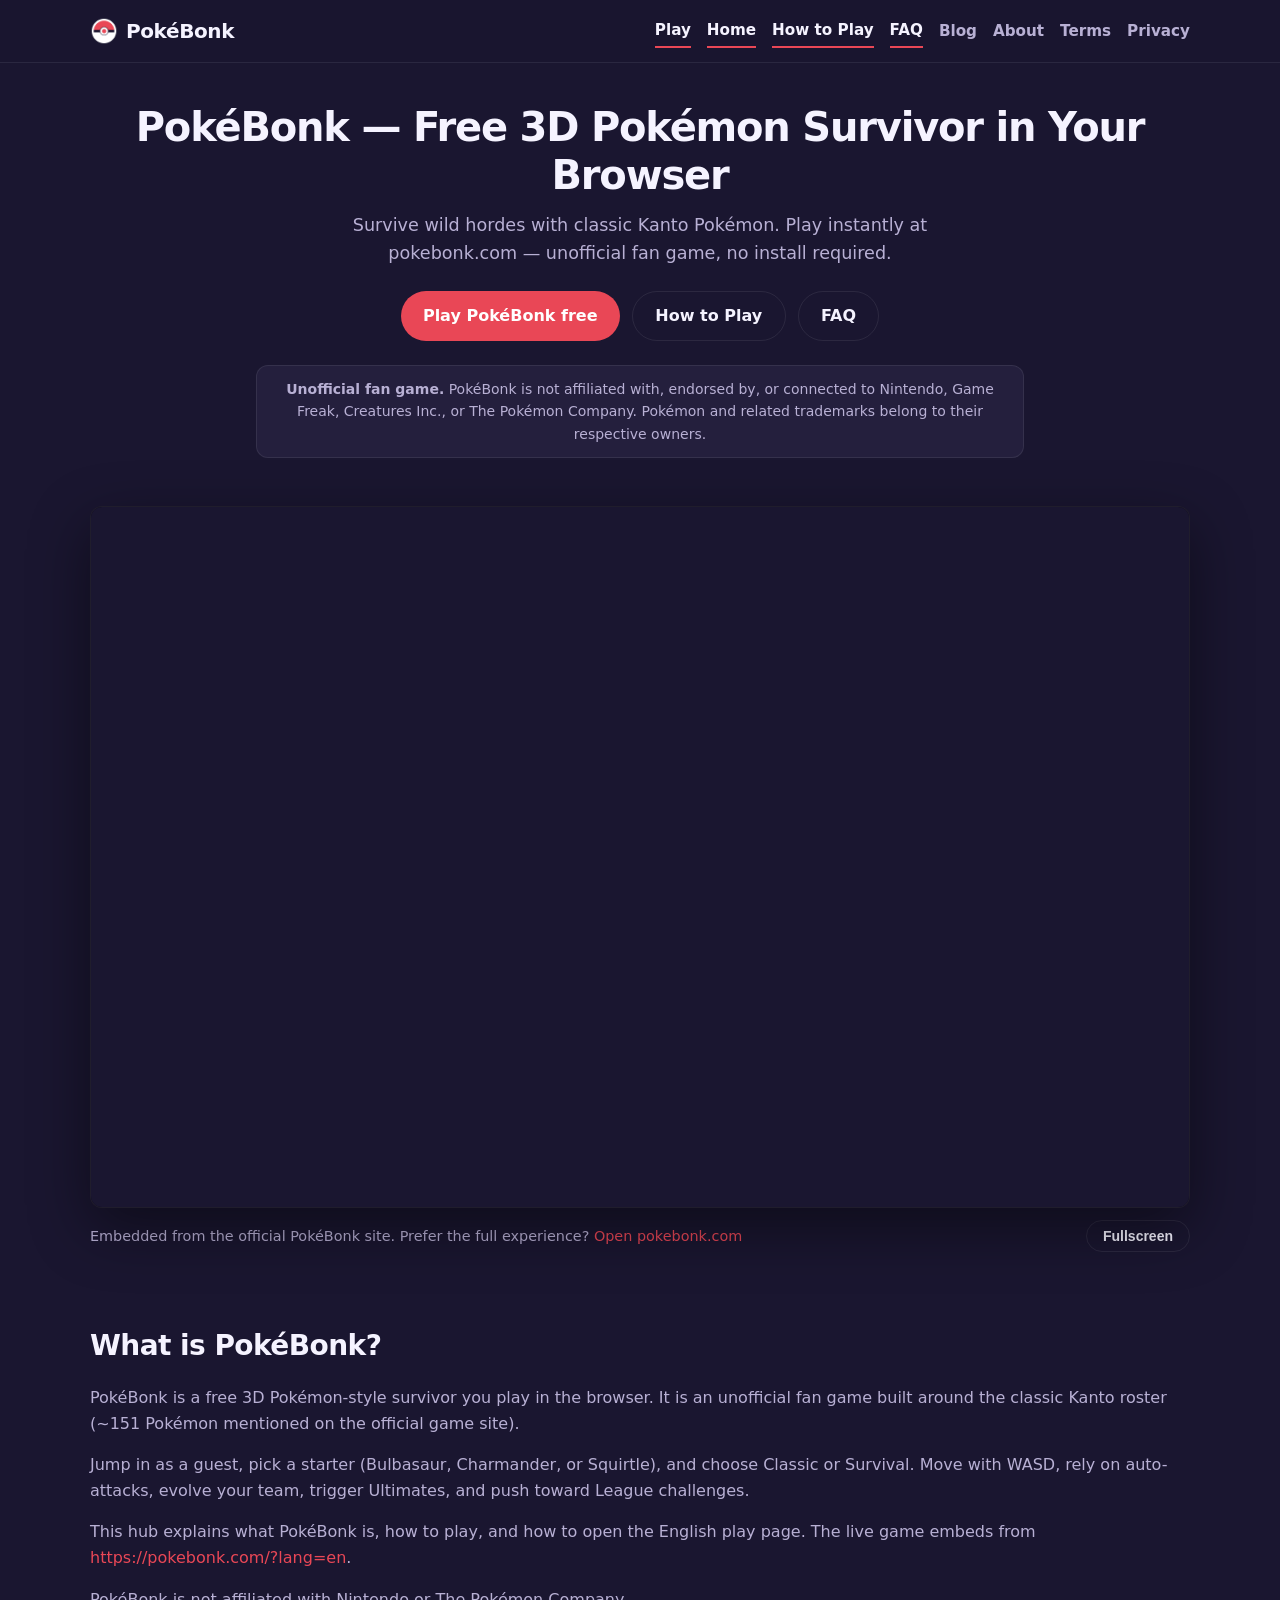
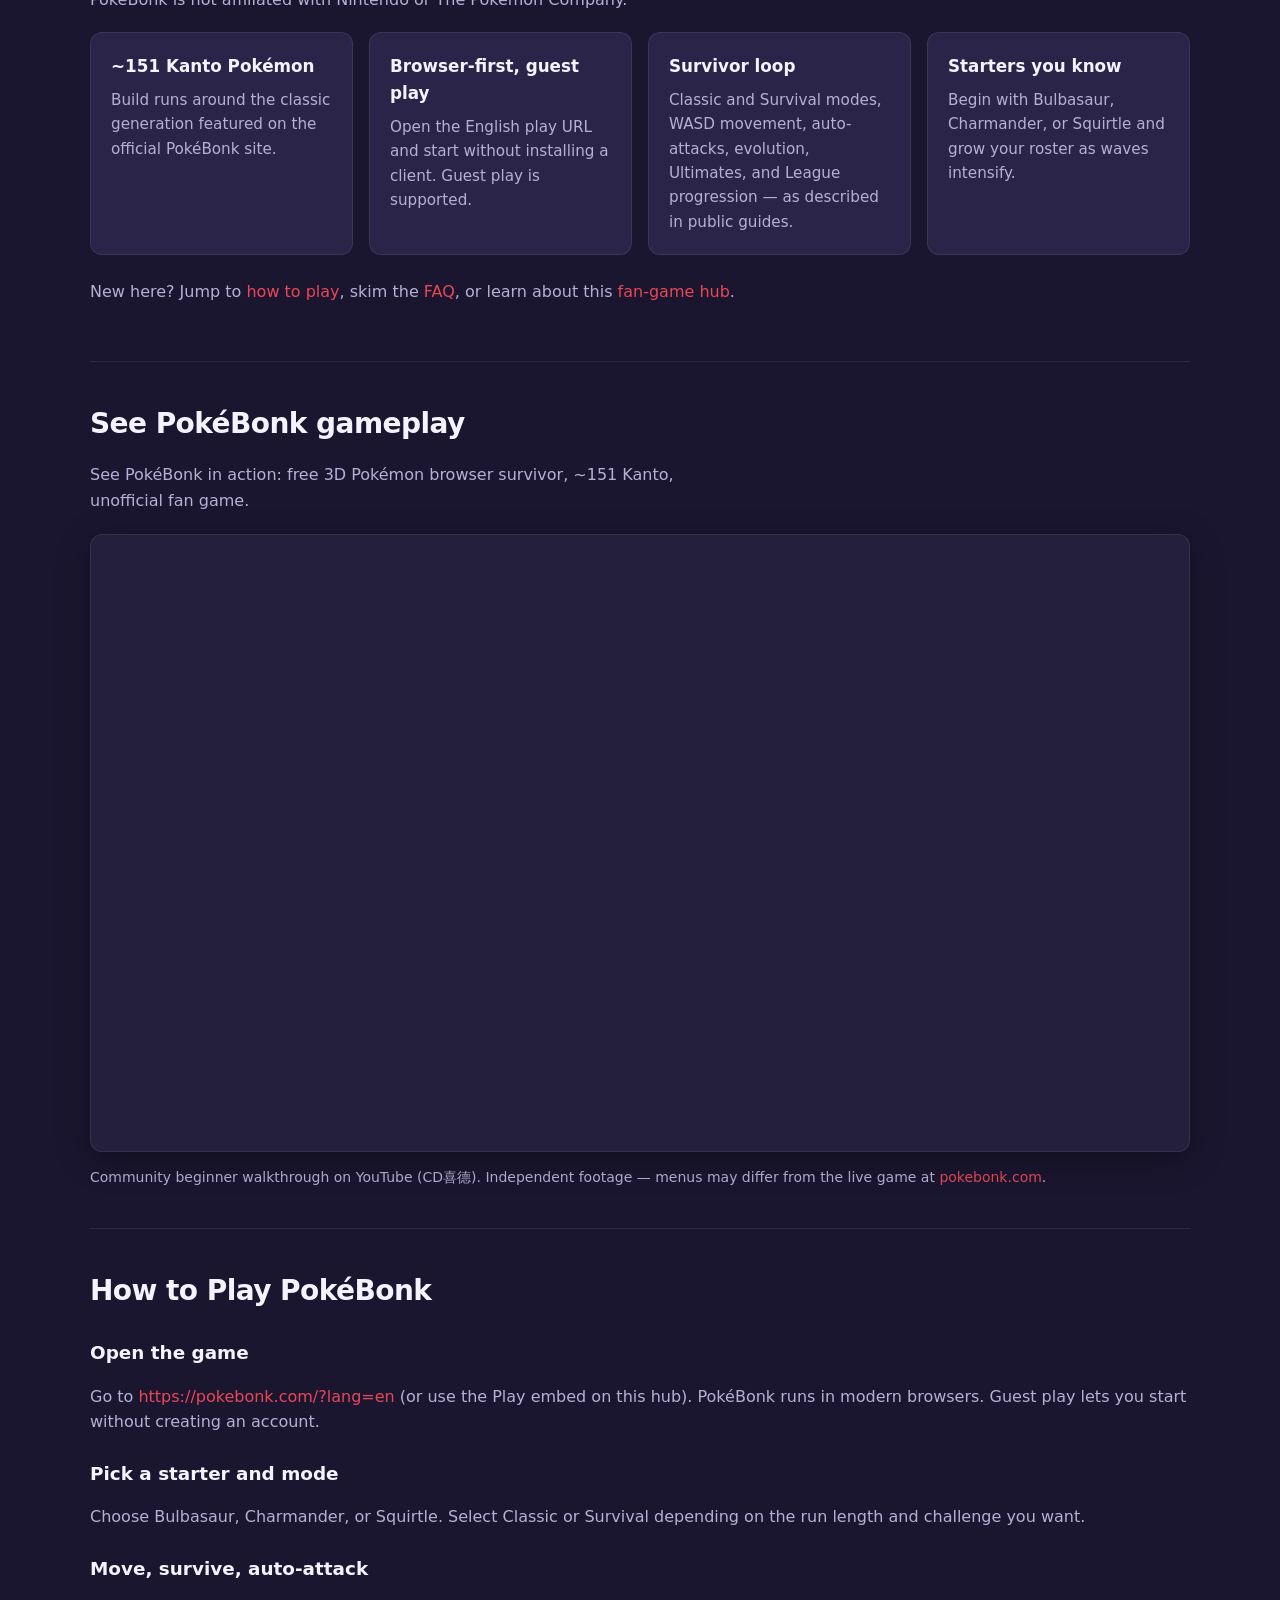
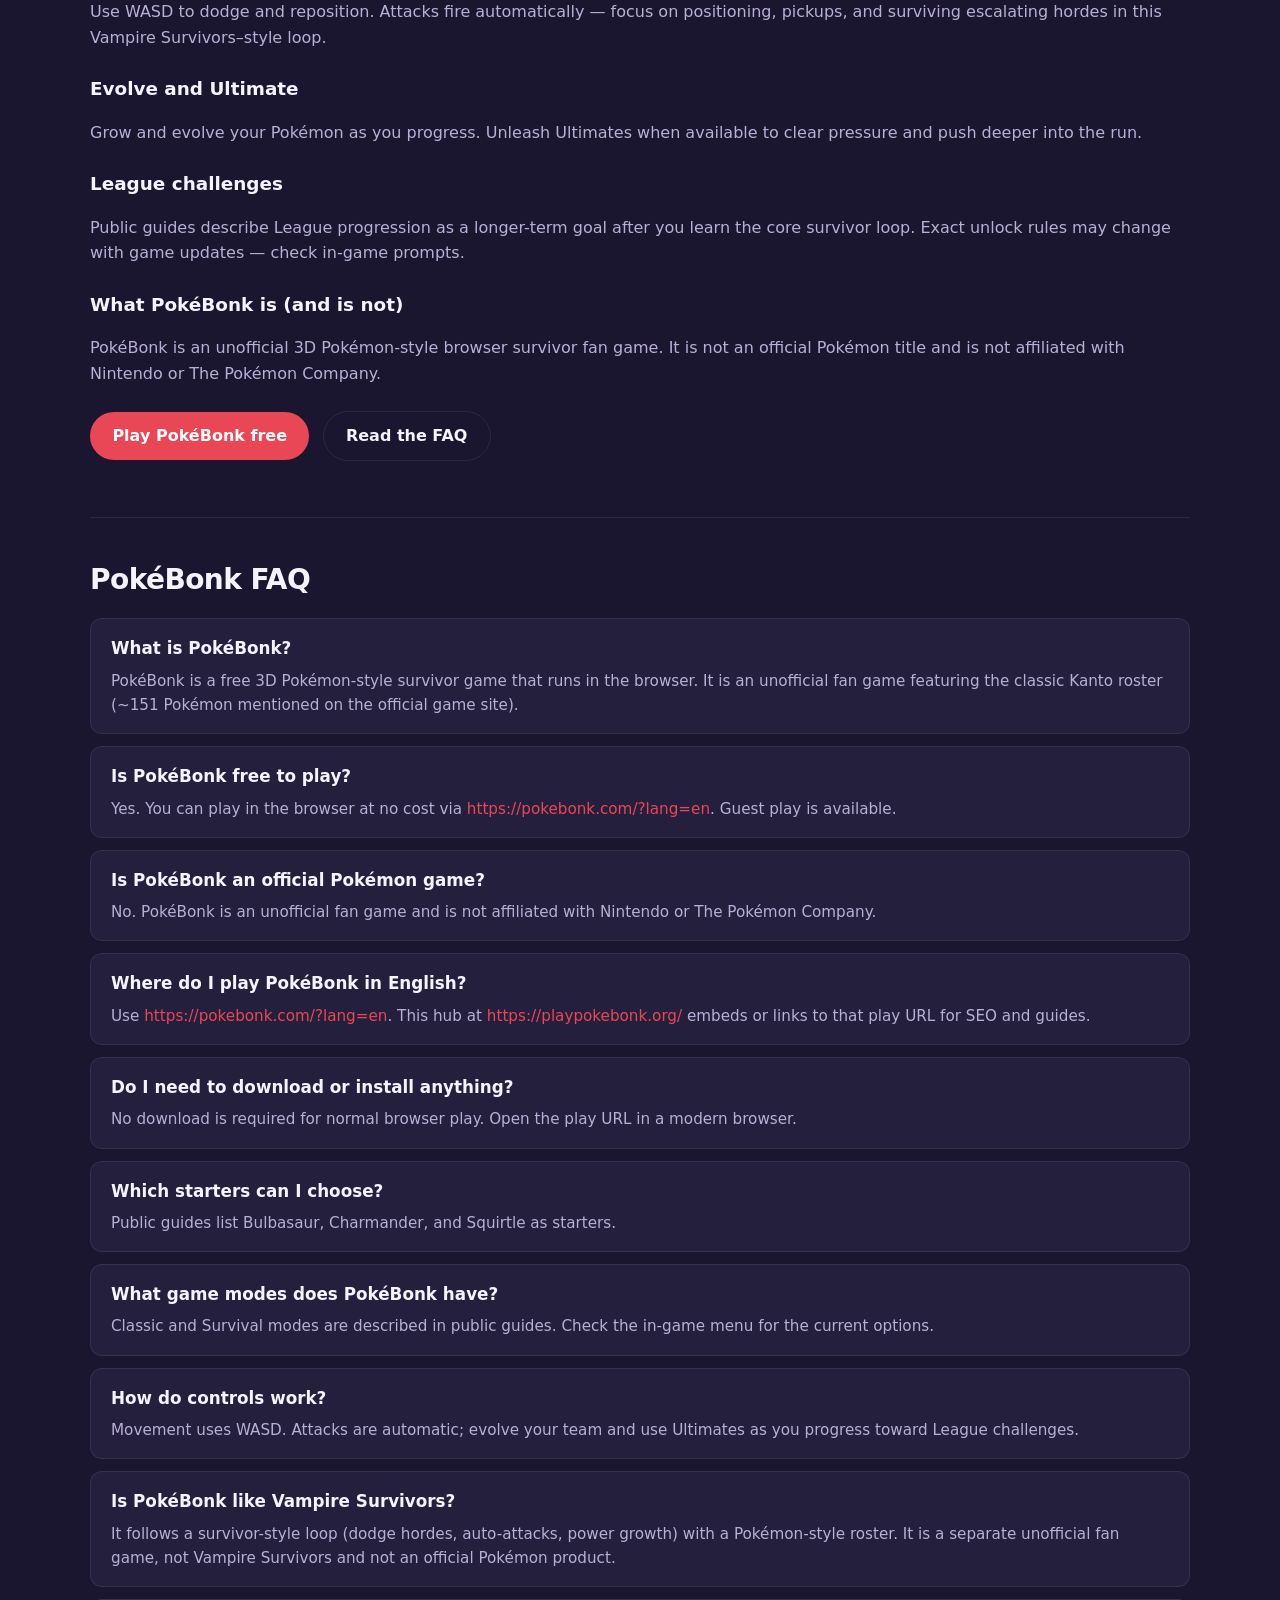
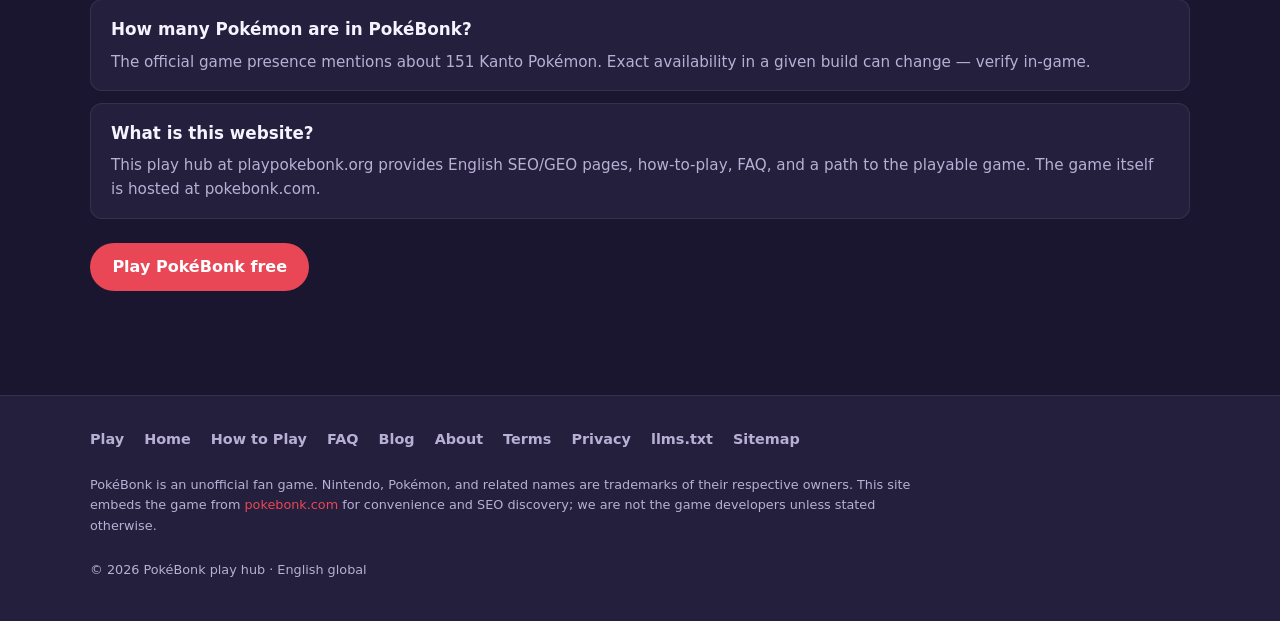
<file: index.html>
<!DOCTYPE html>
<html lang="en">
<head>
  <meta charset="UTF-8" />
  <meta name="viewport" content="width=device-width, initial-scale=1.0, viewport-fit=cover" />
  <!-- Google tag (gtag.js) -->
<script async src="https://www.googletagmanager.com/gtag/js?id=G-MXD7JQJ7YP"></script>
<script>
  window.dataLayer = window.dataLayer || [];
  function gtag(){dataLayer.push(arguments);}
  gtag('js', new Date());

  gtag('config', 'G-MXD7JQJ7YP');
</script>
<meta name="theme-color" content="#1a1630" />
  <title>PokéBonk — Free 3D Pokémon Browser Survivor Game</title>
  <meta name="description" content="Play PokéBonk free in your browser: a 3D Pokémon-style survivor with ~151 Kanto Pokémon. Guest play, no download — Classic or Survival, evolve, Ultimate, League." />
  <meta name="robots" content="index, follow, max-image-preview:large" />
  <link rel="canonical" href="https://playpokebonk.org/" data-path="/" />
  <meta property="og:type" content="website" />
  <meta property="og:site_name" content="PokéBonk" />
  <meta property="og:title" content="PokéBonk — Free 3D Pokémon Browser Survivor" />
  <meta property="og:description" content="Unofficial fan survivor: ~151 Kanto Pokémon, play free in the browser. No download. Not affiliated with Nintendo / The Pokémon Company." />
  <meta property="og:url" content="https://playpokebonk.org/" data-path="/" />
  <meta property="og:image" content="https://playpokebonk.org/assets/og-card.jpg" />
  <meta property="og:image:width" content="1200" />
  <meta property="og:image:height" content="630" />
  <meta property="og:image:alt" content="PokéBonk — Free 3D Pokémon Browser Survivor" />
  <meta property="og:locale" content="en_US" />
  <meta name="twitter:card" content="summary_large_image" />
  <meta name="twitter:title" content="PokéBonk — Free 3D Pokémon Browser Survivor" />
  <meta name="twitter:description" content="Unofficial fan survivor: ~151 Kanto Pokémon, play free in the browser. No download. Not affiliated with Nintendo / The Pokémon Company." />
  <meta name="twitter:image" content="https://playpokebonk.org/assets/og-card.jpg" />
  <link rel="icon" href="assets/favicon.ico" sizes="any" />
  <link rel="icon" type="image/png" sizes="32x32" href="assets/favicon-32.png" />
  <link rel="apple-touch-icon" href="assets/apple-touch-icon.png" />
  <link rel="stylesheet" href="css/styles.css" />
  <script src="js/site.config.js" defer></script>
  <script src="js/main.js" defer></script>
  <script type="application/ld+json">
  {
    "@context": "https://schema.org",
    "@graph": [
      {
        "@type": "WebSite",
        "@id": "https://playpokebonk.org/#website",
        "name": "PokéBonk",
        "url": "https://playpokebonk.org/",
        "description": "English SEO/GEO hub for Pok\u00e9Bonk, a free 3D Pok\u00e9mon-style browser survivor fan game. Play at pokebonk.com; this hub provides guides and discovery.",
        "inLanguage": "en",
        "publisher": { "@id": "https://playpokebonk.org/#org" }
      },
      {
        "@type": "Organization",
        "@id": "https://playpokebonk.org/#org",
        "name": "PokéBonk Play Hub",
        "url": "https://playpokebonk.org/",
        "logo": "https://playpokebonk.org/assets/logo-mark.png"
      },
      {
        "@type": "VideoGame",
        "@id": "https://playpokebonk.org/#game",
        "name": "PokéBonk",
        "url": "https://playpokebonk.org/",
        "description": "Unofficial fan survivor: ~151 Kanto Pok\u00e9mon, play free in the browser. No download. Not affiliated with Nintendo / The Pok\u00e9mon Company.",
        "disambiguatingDescription": "Unofficial fan game — not affiliated with Nintendo or The Pokémon Company.",
        "genre": ["Survival", "Action", "Roguelike"],
        "gamePlatform": "Web Browser",
        "applicationCategory": "Game",
        "operatingSystem": "Any",
        "browserRequirements": "Requires a modern HTML5 browser",
        "isAccessibleForFree": true,
        "offers": {
          "@type": "Offer",
          "price": "0",
          "priceCurrency": "USD",
          "availability": "https://schema.org/InStock"
        },
        "playMode": "SinglePlayer"
      },
      {
        "@type": "HowTo",
        "@id": "https://playpokebonk.org/#how-to-play",
        "name": "How to Play PokéBonk",
        "description": "Learn how to play PokéBonk: starters, Classic vs Survival, WASD, auto-attacks, evolve, Ultimate, and League. Free unofficial fan game in your browser.",
        "url": "https://playpokebonk.org/#how-to-play",
        "step": [
          {
            "@type": "HowToStep",
            "name": "Open the game",
            "text": "Go to https://pokebonk.com/?lang=en (or use the Play embed on this hub). PokéBonk runs in modern browsers. Guest play lets you start without creating an account."
          },
          {
            "@type": "HowToStep",
            "name": "Pick a starter and mode",
            "text": "Choose Bulbasaur, Charmander, or Squirtle. Select Classic or Survival depending on the run length and challenge you want."
          },
          {
            "@type": "HowToStep",
            "name": "Move, survive, auto-attack",
            "text": "Use WASD to dodge and reposition. Attacks fire automatically — focus on positioning, pickups, and surviving escalating hordes in this Vampire Survivors–style loop."
          },
          {
            "@type": "HowToStep",
            "name": "Evolve and Ultimate",
            "text": "Grow and evolve your Pokémon as you progress. Unleash Ultimates when available to clear pressure and push deeper into the run."
          },
          {
            "@type": "HowToStep",
            "name": "League challenges",
            "text": "Public guides describe League progression as a longer-term goal after you learn the core survivor loop. Exact unlock rules may change with game updates — check in-game prompts."
          },
          {
            "@type": "HowToStep",
            "name": "What PokéBonk is (and is not)",
            "text": "PokéBonk is an unofficial 3D Pokémon-style browser survivor fan game. It is not an official Pokémon title and is not affiliated with Nintendo or The Pokémon Company."
          }
        ]
      },
      {
        "@type": "FAQPage",
        "@id": "https://playpokebonk.org/#faq",
        "url": "https://playpokebonk.org/#faq",
        "mainEntity": [
          {
            "@type": "Question",
            "name": "What is PokéBonk?",
            "acceptedAnswer": {
              "@type": "Answer",
              "text": "PokéBonk is a free 3D Pokémon-style survivor game that runs in the browser. It is an unofficial fan game featuring the classic Kanto roster (~151 Pokémon mentioned on the official game site)."
            }
          },
          {
            "@type": "Question",
            "name": "Is PokéBonk free to play?",
            "acceptedAnswer": {
              "@type": "Answer",
              "text": "Yes. You can play in the browser at no cost via https://pokebonk.com/?lang=en. Guest play is available."
            }
          },
          {
            "@type": "Question",
            "name": "Is PokéBonk an official Pokémon game?",
            "acceptedAnswer": {
              "@type": "Answer",
              "text": "No. PokéBonk is an unofficial fan game and is not affiliated with Nintendo or The Pokémon Company."
            }
          },
          {
            "@type": "Question",
            "name": "Where do I play PokéBonk in English?",
            "acceptedAnswer": {
              "@type": "Answer",
              "text": "Use https://pokebonk.com/?lang=en. This hub at https://playpokebonk.org/ embeds or links to that play URL for SEO and guides."
            }
          },
          {
            "@type": "Question",
            "name": "Do I need to download or install anything?",
            "acceptedAnswer": {
              "@type": "Answer",
              "text": "No download is required for normal browser play. Open the play URL in a modern browser."
            }
          },
          {
            "@type": "Question",
            "name": "Which starters can I choose?",
            "acceptedAnswer": {
              "@type": "Answer",
              "text": "Public guides list Bulbasaur, Charmander, and Squirtle as starters."
            }
          },
          {
            "@type": "Question",
            "name": "What game modes does PokéBonk have?",
            "acceptedAnswer": {
              "@type": "Answer",
              "text": "Classic and Survival modes are described in public guides. Check the in-game menu for the current options."
            }
          },
          {
            "@type": "Question",
            "name": "How do controls work?",
            "acceptedAnswer": {
              "@type": "Answer",
              "text": "Movement uses WASD. Attacks are automatic; evolve your team and use Ultimates as you progress toward League challenges."
            }
          },
          {
            "@type": "Question",
            "name": "Is PokéBonk like Vampire Survivors?",
            "acceptedAnswer": {
              "@type": "Answer",
              "text": "It follows a survivor-style loop (dodge hordes, auto-attacks, power growth) with a Pokémon-style roster. It is a separate unofficial fan game, not Vampire Survivors and not an official Pokémon product."
            }
          },
          {
            "@type": "Question",
            "name": "How many Pokémon are in PokéBonk?",
            "acceptedAnswer": {
              "@type": "Answer",
              "text": "The official game presence mentions about 151 Kanto Pokémon. Exact availability in a given build can change — verify in-game."
            }
          },
          {
            "@type": "Question",
            "name": "What is this website?",
            "acceptedAnswer": {
              "@type": "Answer",
              "text": "This play hub at playpokebonk.org provides English SEO/GEO pages, how-to-play, FAQ, and a path to the playable game. The game itself is hosted at pokebonk.com."
            }
          }
        ]
      }
    ]
  }
  </script>
</head>
<body>
  <a class="skip-link" href="#main">Skip to main content</a>
  <header class="site-header">
    <div class="container header-inner">
      <a class="logo" href="#"><img class="logo-mark" src="assets/logo-mark.png" width="28" height="28" alt="" /> PokéBonk</a>
            <nav class="nav" aria-label="Primary">
        <a href="#play">Play</a>
        <a href="#" aria-current="page">Home</a>
        <a href="#how-to-play">How to Play</a>
        <a href="#faq">FAQ</a>
        <a href="blog.html">Blog</a>
        <a href="about.html">About</a>
        <a href="terms.html">Terms</a>
        <a href="privacy.html">Privacy</a>
      </nav>
    </div>
  </header>

  <main id="main">
    <section class="hero container" id="top">
      <h1>PokéBonk — Free 3D Pokémon Survivor in Your Browser</h1>
      <p class="lede">Survive wild hordes with classic Kanto Pokémon. Play instantly at pokebonk.com — unofficial fan game, no install required.</p>
      <div class="hero-cta">
        <a class="btn btn-primary" href="#play">Play PokéBonk free</a>
        <a class="btn btn-ghost" href="#how-to-play">How to Play</a>
        <a class="btn btn-ghost" href="#faq">FAQ</a>
      </div>
      <p class="disclaimer-banner" role="note">
        <strong>Unofficial fan game.</strong> PokéBonk is not affiliated with, endorsed by, or connected to Nintendo, Game Freak, Creatures Inc., or The Pokémon Company. Pokémon and related trademarks belong to their respective owners.
      </p>
    </section>

    <section class="play-section container" id="play" aria-labelledby="play-heading">
      <h2 id="play-heading" class="visually-hidden" style="position:absolute;width:1px;height:1px;overflow:hidden;clip:rect(0,0,0,0)">Play PokéBonk</h2>
      <div class="play-frame-wrap">
        <iframe
          id="game-frame"
          src="https://pokebonk.com/?lang=en"
          title="PokéBonk game — play in browser"
          allow="fullscreen; autoplay; gamepad; keyboard-map; clipboard-write; accelerometer; gyroscope"
          allowfullscreen
          loading="eager"
          referrerpolicy="strict-origin-when-cross-origin"
        ></iframe>
      </div>
      <div class="play-toolbar">
        <span>Embedded from the official PokéBonk site. Prefer the full experience? <a href="https://pokebonk.com/?lang=en" rel="noopener noreferrer" target="_blank">Open pokebonk.com</a></span>
        <button type="button" class="btn btn-ghost" id="btn-fullscreen" style="padding:0.45rem 1rem;font-size:0.875rem">Fullscreen</button>
      </div>
    </section>

    <section class="section container" aria-labelledby="intro-heading">
      <h2 id="intro-heading">What is PokéBonk?</h2>
      <p>PokéBonk is a free 3D Pokémon-style survivor you play in the browser. It is an unofficial fan game built around the classic Kanto roster (~151 Pokémon mentioned on the official game site).</p>
      <p>Jump in as a guest, pick a starter (Bulbasaur, Charmander, or Squirtle), and choose Classic or Survival. Move with WASD, rely on auto-attacks, evolve your team, trigger Ultimates, and push toward League challenges.</p>
      <p>This hub explains what PokéBonk is, how to play, and how to open the English play page. The live game embeds from <a href="https://pokebonk.com/?lang=en" rel="noopener noreferrer" target="_blank">https://pokebonk.com/?lang=en</a>.</p>
      <p>PokéBonk is not affiliated with Nintendo or The Pokémon Company.</p>
      <div class="card-grid">
        <article class="card">
          <h3>~151 Kanto Pokémon</h3>
          <p>Build runs around the classic generation featured on the official PokéBonk site.</p>
        </article>
        <article class="card">
          <h3>Browser-first, guest play</h3>
          <p>Open the English play URL and start without installing a client. Guest play is supported.</p>
        </article>
        <article class="card">
          <h3>Survivor loop</h3>
          <p>Classic and Survival modes, WASD movement, auto-attacks, evolution, Ultimates, and League progression — as described in public guides.</p>
        </article>
        <article class="card">
          <h3>Starters you know</h3>
          <p>Begin with Bulbasaur, Charmander, or Squirtle and grow your roster as waves intensify.</p>
        </article>
      </div>
      <p style="margin-top:1.5rem">New here? Jump to <a href="#how-to-play">how to play</a>, skim the <a href="#faq">FAQ</a>, or learn about this <a href="about.html">fan-game hub</a>.</p>
    </section>


    <section class="section container media-spotlight" id="gameplay-video" aria-labelledby="media-heading">
      <h2 id="media-heading">See PokéBonk gameplay</h2>
      <p class="media-blurb">See PokéBonk in action: free 3D Pokémon browser survivor, ~151 Kanto, unofficial fan game.</p>
      <div class="video-frame-wrap">
        <iframe
          src="https://www.youtube.com/embed/mBKCuWbEElQ"
          title="PokéBonk beginner walkthrough — community gameplay by CD喜德"
          allow="accelerometer; autoplay; clipboard-write; encrypted-media; gyroscope; picture-in-picture; web-share"
          allowfullscreen
          loading="lazy"
          referrerpolicy="strict-origin-when-cross-origin"
        ></iframe>
      </div>
      <p class="media-caption">Community beginner walkthrough on YouTube (CD喜德). Independent footage — menus may differ from the live game at <a href="https://pokebonk.com/?lang=en" rel="noopener noreferrer" target="_blank">pokebonk.com</a>.</p>
    </section>

    <section class="section container" id="how-to-play" aria-labelledby="how-to-play-heading">
      <h2 id="how-to-play-heading">How to Play PokéBonk</h2>
      <h3>Open the game</h3>
      <p>Go to <a href="https://pokebonk.com/?lang=en" rel="noopener noreferrer" target="_blank">https://pokebonk.com/?lang=en</a> (or use the Play embed on this hub). PokéBonk runs in modern browsers. Guest play lets you start without creating an account.</p>
      <h3>Pick a starter and mode</h3>
      <p>Choose Bulbasaur, Charmander, or Squirtle. Select Classic or Survival depending on the run length and challenge you want.</p>
      <h3>Move, survive, auto-attack</h3>
      <p>Use WASD to dodge and reposition. Attacks fire automatically — focus on positioning, pickups, and surviving escalating hordes in this Vampire Survivors–style loop.</p>
      <h3>Evolve and Ultimate</h3>
      <p>Grow and evolve your Pokémon as you progress. Unleash Ultimates when available to clear pressure and push deeper into the run.</p>
      <h3>League challenges</h3>
      <p>Public guides describe League progression as a longer-term goal after you learn the core survivor loop. Exact unlock rules may change with game updates — check in-game prompts.</p>
      <h3>What PokéBonk is (and is not)</h3>
      <p>PokéBonk is an unofficial 3D Pokémon-style browser survivor fan game. It is not an official Pokémon title and is not affiliated with Nintendo or The Pokémon Company.</p>
      <p style="margin-top:1.5rem">
        <a class="btn btn-primary" href="#play">Play PokéBonk free</a>
        <a class="btn btn-ghost" href="#faq" style="margin-left:0.5rem">Read the FAQ</a>
      </p>
    </section>

    <section class="section container" id="faq" aria-labelledby="faq-heading">
      <h2 id="faq-heading">PokéBonk FAQ</h2>
      <div class="faq-list">
        <article class="faq-item" id="what-is-pokebonk">
          <h3>What is PokéBonk?</h3>
          <p>PokéBonk is a free 3D Pokémon-style survivor game that runs in the browser. It is an unofficial fan game featuring the classic Kanto roster (~151 Pokémon mentioned on the official game site).</p>
        </article>
        <article class="faq-item" id="is-pokebonk-free-to-play">
          <h3>Is PokéBonk free to play?</h3>
          <p>Yes. You can play in the browser at no cost via <a href="https://pokebonk.com/?lang=en" rel="noopener noreferrer" target="_blank">https://pokebonk.com/?lang=en</a>. Guest play is available.</p>
        </article>
        <article class="faq-item" id="is-pokebonk-an-official-pokemon-game">
          <h3>Is PokéBonk an official Pokémon game?</h3>
          <p>No. PokéBonk is an unofficial fan game and is not affiliated with Nintendo or The Pokémon Company.</p>
        </article>
        <article class="faq-item" id="where-do-i-play-pokebonk-in-english">
          <h3>Where do I play PokéBonk in English?</h3>
          <p>Use <a href="https://pokebonk.com/?lang=en" rel="noopener noreferrer" target="_blank">https://pokebonk.com/?lang=en</a>. This hub at <a href="https://playpokebonk.org/">https://playpokebonk.org/</a> embeds or links to that play URL for SEO and guides.</p>
        </article>
        <article class="faq-item" id="do-i-need-to-download-or-install-anything">
          <h3>Do I need to download or install anything?</h3>
          <p>No download is required for normal browser play. Open the play URL in a modern browser.</p>
        </article>
        <article class="faq-item" id="which-starters-can-i-choose">
          <h3>Which starters can I choose?</h3>
          <p>Public guides list Bulbasaur, Charmander, and Squirtle as starters.</p>
        </article>
        <article class="faq-item" id="what-game-modes-does-pokebonk-have">
          <h3>What game modes does PokéBonk have?</h3>
          <p>Classic and Survival modes are described in public guides. Check the in-game menu for the current options.</p>
        </article>
        <article class="faq-item" id="how-do-controls-work">
          <h3>How do controls work?</h3>
          <p>Movement uses WASD. Attacks are automatic; evolve your team and use Ultimates as you progress toward League challenges.</p>
        </article>
        <article class="faq-item" id="is-pokebonk-like-vampire-survivors">
          <h3>Is PokéBonk like Vampire Survivors?</h3>
          <p>It follows a survivor-style loop (dodge hordes, auto-attacks, power growth) with a Pokémon-style roster. It is a separate unofficial fan game, not Vampire Survivors and not an official Pokémon product.</p>
        </article>
        <article class="faq-item" id="how-many-pokemon-are-in-pokebonk">
          <h3>How many Pokémon are in PokéBonk?</h3>
          <p>The official game presence mentions about 151 Kanto Pokémon. Exact availability in a given build can change — verify in-game.</p>
        </article>
        <article class="faq-item" id="what-is-this-website">
          <h3>What is this website?</h3>
          <p>This play hub at playpokebonk.org provides English SEO/GEO pages, how-to-play, FAQ, and a path to the playable game. The game itself is hosted at pokebonk.com.</p>
        </article>
      </div>
      <p style="margin-top:1.5rem">
        <a class="btn btn-primary" href="#play">Play PokéBonk free</a>
      </p>
    </section>
  </main>

  <footer class="site-footer">
    <div class="container footer-inner">
            <nav class="footer-nav" aria-label="Footer">
        <a href="#play">Play</a>
        <a href="#">Home</a>
        <a href="#how-to-play">How to Play</a>
        <a href="#faq">FAQ</a>
        <a href="blog.html">Blog</a>
        <a href="about.html">About</a>
        <a href="terms.html">Terms</a>
        <a href="privacy.html">Privacy</a>
        <a href="llms.txt">llms.txt</a>
        <a href="sitemap.xml">Sitemap</a>
      </nav>
      <p class="footer-disclaimer">PokéBonk is an unofficial fan game. Nintendo, Pokémon, and related names are trademarks of their respective owners. This site embeds the game from <a href="https://pokebonk.com/?lang=en" rel="noopener noreferrer">pokebonk.com</a> for convenience and SEO discovery; we are not the game developers unless stated otherwise.</p>
      <p class="footer-meta">© <span id="y"></span> PokéBonk play hub · English global</p>
    </div>
  </footer>
  <script>document.getElementById("y").textContent = new Date().getFullYear();</script>
</body>
</html>
</file>
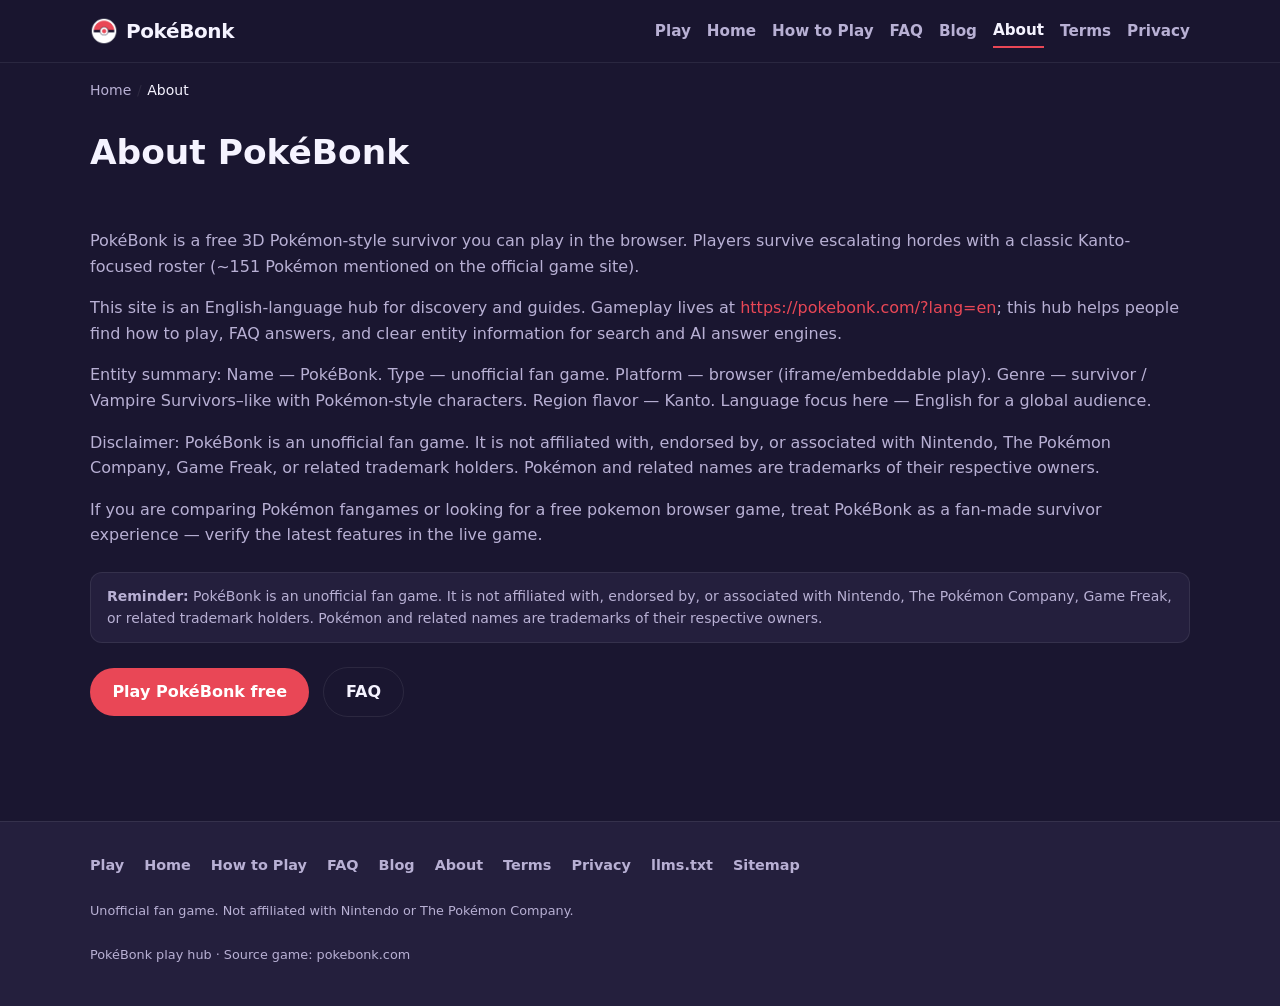
<file: about.html>
<!DOCTYPE html>
<html lang="en">
<head>
  <meta charset="UTF-8" />
  <meta name="viewport" content="width=device-width, initial-scale=1.0, viewport-fit=cover" />
  <!-- Google tag (gtag.js) -->
<script async src="https://www.googletagmanager.com/gtag/js?id=G-MXD7JQJ7YP"></script>
<script>
  window.dataLayer = window.dataLayer || [];
  function gtag(){dataLayer.push(arguments);}
  gtag('js', new Date());

  gtag('config', 'G-MXD7JQJ7YP');
</script>
<meta name="theme-color" content="#1a1630" />
  <title>About PokéBonk — Unofficial Fan Browser Game Hub</title>
  <meta name="description" content="About the PokéBonk hub: unofficial 3D Pokémon-style browser survivor, Kanto fan game, play link, and Nintendo / The Pokémon Company disclaimer." />
  <meta name="robots" content="index, follow, max-image-preview:large" />
  <link rel="canonical" href="https://playpokebonk.org/about.html" data-path="/about.html" />
  <meta property="og:type" content="article" />
  <meta property="og:site_name" content="PokéBonk" />
  <meta property="og:title" content="About PokéBonk — Unofficial Fan Browser Game Hub" />
  <meta property="og:description" content="About the PokéBonk hub: unofficial 3D Pokémon-style browser survivor, Kanto fan game, play link, and Nintendo / The Pokémon Company disclaimer." />
  <meta property="og:url" content="https://playpokebonk.org/about.html" data-path="/about.html" />
  <meta property="og:image" content="https://playpokebonk.org/assets/og-card.jpg" />
  <meta property="og:locale" content="en_US" />
  <meta name="twitter:card" content="summary_large_image" />
  <meta name="twitter:title" content="About PokéBonk" />
  <meta name="twitter:description" content="About the PokéBonk hub: unofficial 3D Pokémon-style browser survivor, Kanto fan game, play link, and Nintendo / The Pokémon Company disclaimer." />
  <meta name="twitter:image" content="https://playpokebonk.org/assets/og-card.jpg" />
  <link rel="icon" href="assets/favicon.ico" sizes="any" />
  <link rel="icon" type="image/png" sizes="32x32" href="assets/favicon-32.png" />
  <link rel="apple-touch-icon" href="assets/apple-touch-icon.png" />
  <link rel="stylesheet" href="css/styles.css" />
  <script src="js/site.config.js" defer></script>
  <script src="js/main.js" defer></script>
  <script type="application/ld+json">
  {
    "@context": "https://schema.org",
    "@type": "BreadcrumbList",
    "itemListElement": [
      { "@type": "ListItem", "position": 1, "name": "Home", "item": "https://playpokebonk.org/" },
      { "@type": "ListItem", "position": 2, "name": "About", "item": "https://playpokebonk.org/about.html" }
    ]
  }
  </script>
</head>
<body>
  <a class="skip-link" href="#main">Skip to main content</a>
  <header class="site-header">
    <div class="container header-inner">
      <a class="logo" href="index.html"><img class="logo-mark" src="assets/logo-mark.png" width="28" height="28" alt="" /> PokéBonk</a>
            <nav class="nav" aria-label="Primary">
        <a href="index.html#play">Play</a>
        <a href="index.html">Home</a>
        <a href="index.html#how-to-play">How to Play</a>
        <a href="index.html#faq">FAQ</a>
        <a href="blog.html">Blog</a>
        <a href="about.html" aria-current="page">About</a>
        <a href="terms.html">Terms</a>
        <a href="privacy.html">Privacy</a>
      </nav>
    </div>
  </header>

  <main id="main" class="container">
    <nav class="breadcrumb" aria-label="Breadcrumb">
      <ol>
        <li><a href="index.html">Home</a></li>
        <li><span aria-current="page">About</span></li>
      </ol>
    </nav>

    <header class="page-hero">
      <h1>About PokéBonk</h1>
    </header>

    <section class="section" style="padding-top:1rem;border:0">
      <p>PokéBonk is a free 3D Pokémon-style survivor you can play in the browser. Players survive escalating hordes with a classic Kanto-focused roster (~151 Pokémon mentioned on the official game site).</p>
      <p>This site is an English-language hub for discovery and guides. Gameplay lives at <a href="https://pokebonk.com/?lang=en" rel="noopener noreferrer" target="_blank">https://pokebonk.com/?lang=en</a>; this hub helps people find how to play, FAQ answers, and clear entity information for search and AI answer engines.</p>
      <p>Entity summary: Name — PokéBonk. Type — unofficial fan game. Platform — browser (iframe/embeddable play). Genre — survivor / Vampire Survivors–like with Pokémon-style characters. Region flavor — Kanto. Language focus here — English for a global audience.</p>
      <p>Disclaimer: PokéBonk is an unofficial fan game. It is not affiliated with, endorsed by, or associated with Nintendo, The Pokémon Company, Game Freak, or related trademark holders. Pokémon and related names are trademarks of their respective owners.</p>
      <p>If you are comparing Pokémon fangames or looking for a free pokemon browser game, treat PokéBonk as a fan-made survivor experience — verify the latest features in the live game.</p>

      <div class="disclaimer-banner" role="note" style="margin:1.5rem 0;max-width:none">
        <p style="margin:0"><strong>Reminder:</strong> PokéBonk is an unofficial fan game. It is not affiliated with, endorsed by, or associated with Nintendo, The Pokémon Company, Game Freak, or related trademark holders. Pokémon and related names are trademarks of their respective owners.</p>
      </div>

      <p style="margin-top:1.5rem">
        <a class="btn btn-primary" href="index.html#play">Play PokéBonk free</a>
        <a class="btn btn-ghost" href="index.html#faq" style="margin-left:0.5rem">FAQ</a>
      </p>
    </section>
  </main>

  <footer class="site-footer">
    <div class="container footer-inner">
            <nav class="footer-nav" aria-label="Footer">
        <a href="index.html#play">Play</a>
        <a href="index.html">Home</a>
        <a href="index.html#how-to-play">How to Play</a>
        <a href="index.html#faq">FAQ</a>
        <a href="blog.html">Blog</a>
        <a href="about.html">About</a>
        <a href="terms.html">Terms</a>
        <a href="privacy.html">Privacy</a>
        <a href="llms.txt">llms.txt</a>
        <a href="sitemap.xml">Sitemap</a>
      </nav>
      <p class="footer-disclaimer">Unofficial fan game. Not affiliated with Nintendo or The Pokémon Company.</p>
      <p class="footer-meta">PokéBonk play hub · Source game: pokebonk.com</p>
    </div>
  </footer>
</body>
</html>
</file>
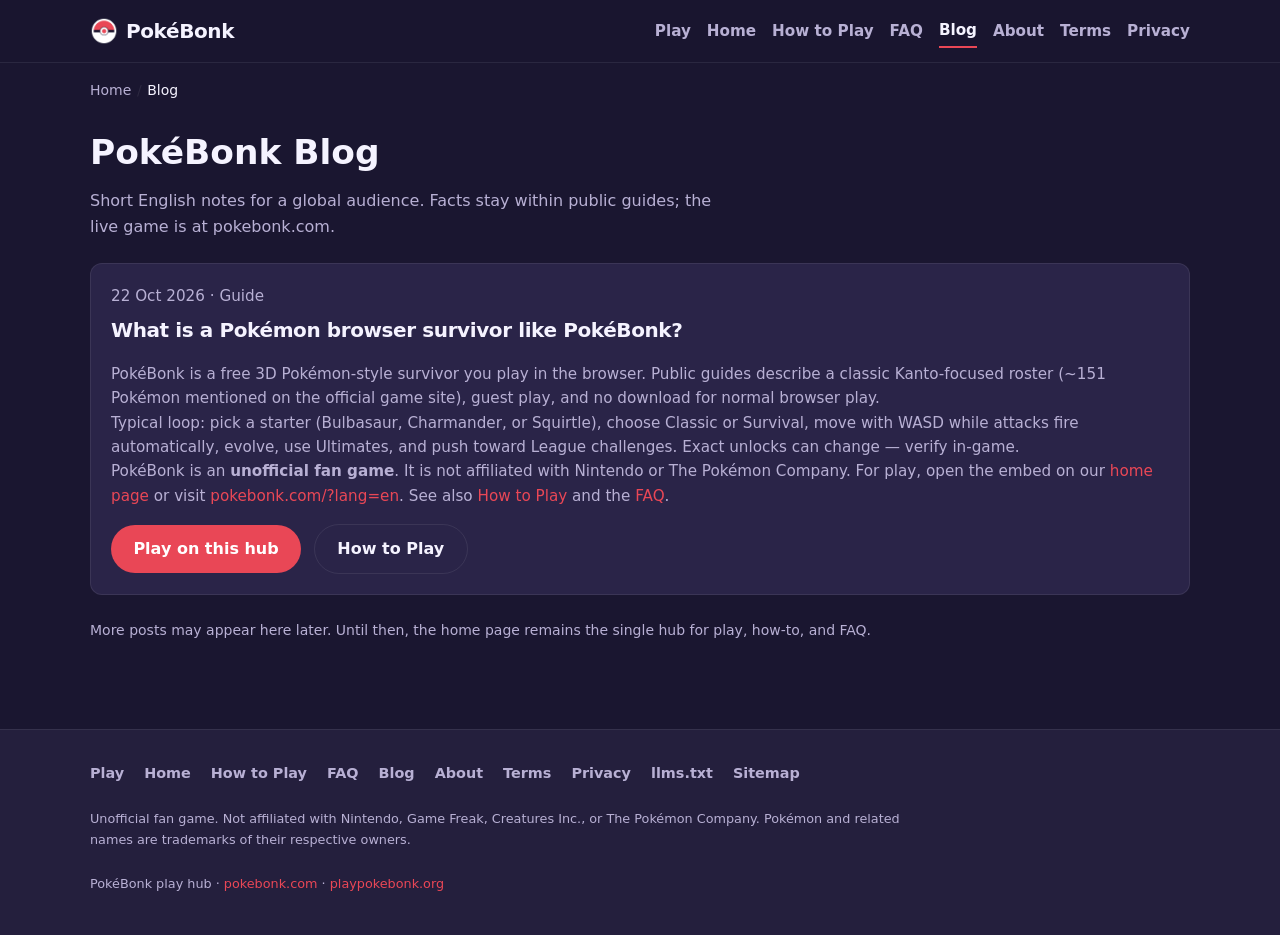
<file: blog.html>
<!DOCTYPE html>
<html lang="en">
<head>
  <meta charset="UTF-8" />
  <meta name="viewport" content="width=device-width, initial-scale=1.0, viewport-fit=cover" />
  <!-- Google tag (gtag.js) -->
<script async src="https://www.googletagmanager.com/gtag/js?id=G-MXD7JQJ7YP"></script>
<script>
  window.dataLayer = window.dataLayer || [];
  function gtag(){dataLayer.push(arguments);}
  gtag('js', new Date());

  gtag('config', 'G-MXD7JQJ7YP');
</script>
<meta name="theme-color" content="#1a1630" />
  <title>PokéBonk Blog — Pokémon Browser Survivor Notes</title>
  <meta name="description" content="Short English notes on PokéBonk: free 3D Pokémon-style browser survivor, how to play, Kanto roster, and unofficial fan-game context." />
  <meta name="robots" content="index, follow, max-image-preview:large" />
  <link rel="canonical" href="https://playpokebonk.org/blog.html" data-path="/blog.html" />
  <meta property="og:type" content="article" />
  <meta property="og:site_name" content="PokéBonk" />
  <meta property="og:title" content="PokéBonk Blog" />
  <meta property="og:description" content="Short English notes on PokéBonk: free 3D Pokémon-style browser survivor, how to play, Kanto roster, and unofficial fan-game context." />
  <meta property="og:url" content="https://playpokebonk.org/blog.html" data-path="/blog.html" />
  <meta property="og:image" content="https://playpokebonk.org/assets/og-card.jpg" />
  <meta property="og:locale" content="en_US" />
  <meta name="twitter:card" content="summary_large_image" />
  <meta name="twitter:title" content="PokéBonk Blog" />
  <meta name="twitter:description" content="Short English notes on PokéBonk: free 3D Pokémon-style browser survivor, how to play, Kanto roster, and unofficial fan-game context." />
  <meta name="twitter:image" content="https://playpokebonk.org/assets/og-card.jpg" />
  <link rel="icon" href="assets/favicon.ico" sizes="any" />
  <link rel="icon" type="image/png" sizes="32x32" href="assets/favicon-32.png" />
  <link rel="apple-touch-icon" href="assets/apple-touch-icon.png" />
  <link rel="stylesheet" href="css/styles.css" />
  <script src="js/site.config.js" defer></script>
  <script src="js/main.js" defer></script>
  <script type="application/ld+json">
  {
    "@context": "https://schema.org",
    "@type": "BreadcrumbList",
    "itemListElement": [
      { "@type": "ListItem", "position": 1, "name": "Home", "item": "https://playpokebonk.org/" },
      { "@type": "ListItem", "position": 2, "name": "Blog", "item": "https://playpokebonk.org/blog.html" }
    ]
  }
  </script>
</head>
<body>
  <a class="skip-link" href="#main">Skip to main content</a>
  <header class="site-header">
    <div class="container header-inner">
      <a class="logo" href="index.html"><img class="logo-mark" src="assets/logo-mark.png" width="28" height="28" alt="" /> PokéBonk</a>
      <nav class="nav" aria-label="Primary">
        <a href="index.html#play">Play</a>
        <a href="index.html">Home</a>
        <a href="index.html#how-to-play">How to Play</a>
        <a href="index.html#faq">FAQ</a>
        <a href="blog.html" aria-current="page">Blog</a>
        <a href="about.html">About</a>
        <a href="terms.html">Terms</a>
        <a href="privacy.html">Privacy</a>
      </nav>
    </div>
  </header>

  <main id="main" class="container">
    <nav class="breadcrumb" aria-label="Breadcrumb">
      <ol>
        <li><a href="index.html">Home</a></li>
        <li><span aria-current="page">Blog</span></li>
      </ol>
    </nav>

    <header class="page-hero">
      <h1>PokéBonk Blog</h1>
      <p class="lede">Short English notes for a global audience. Facts stay within public guides; the live game is at pokebonk.com.</p>
    </header>

    <section class="section" style="padding-top:1rem;border:0" aria-labelledby="posts-heading">
      <h2 id="posts-heading" class="visually-hidden" style="position:absolute;width:1px;height:1px;overflow:hidden;clip:rect(0,0,0,0)">Posts</h2>
      <article class="card blog-card" id="what-is-a-pokemon-browser-survivor">
        <p class="blog-meta"><time datetime="2026-10-22">22 Oct 2026</time> · Guide</p>
        <h2 style="margin-top:0.35rem;font-size:1.25rem">What is a Pokémon browser survivor like PokéBonk?</h2>
        <p>PokéBonk is a free 3D Pokémon-style survivor you play in the browser. Public guides describe a classic Kanto-focused roster (~151 Pokémon mentioned on the official game site), guest play, and no download for normal browser play.</p>
        <p>Typical loop: pick a starter (Bulbasaur, Charmander, or Squirtle), choose Classic or Survival, move with WASD while attacks fire automatically, evolve, use Ultimates, and push toward League challenges. Exact unlocks can change — verify in-game.</p>
        <p>PokéBonk is an <strong>unofficial fan game</strong>. It is not affiliated with Nintendo or The Pokémon Company. For play, open the embed on our <a href="index.html#play">home page</a> or visit <a href="https://pokebonk.com/?lang=en" rel="noopener noreferrer" target="_blank">pokebonk.com/?lang=en</a>. See also <a href="index.html#how-to-play">How to Play</a> and the <a href="index.html#faq">FAQ</a>.</p>
        <p style="margin-top:1rem"><a class="btn btn-primary" href="index.html#play">Play on this hub</a>
        <a class="btn btn-ghost" href="index.html#how-to-play" style="margin-left:0.5rem">How to Play</a></p>
      </article>
      <p class="media-caption" style="margin-top:1.5rem">More posts may appear here later. Until then, the home page remains the single hub for play, how-to, and FAQ.</p>
    </section>
  </main>

  <footer class="site-footer">
    <div class="container footer-inner">
      <nav class="footer-nav" aria-label="Footer">
        <a href="index.html#play">Play</a>
        <a href="index.html">Home</a>
        <a href="index.html#how-to-play">How to Play</a>
        <a href="index.html#faq">FAQ</a>
        <a href="blog.html">Blog</a>
        <a href="about.html">About</a>
        <a href="terms.html">Terms</a>
        <a href="privacy.html">Privacy</a>
        <a href="llms.txt">llms.txt</a>
        <a href="sitemap.xml">Sitemap</a>
      </nav>
      <p class="footer-disclaimer">Unofficial fan game. Not affiliated with Nintendo, Game Freak, Creatures Inc., or The Pokémon Company. Pokémon and related names are trademarks of their respective owners.</p>
      <p class="footer-meta">PokéBonk play hub · <a href="https://pokebonk.com/?lang=en" rel="noopener noreferrer">pokebonk.com</a> · <a href="https://playpokebonk.org/">playpokebonk.org</a></p>
    </div>
  </footer>
</body>
</html>
</file>
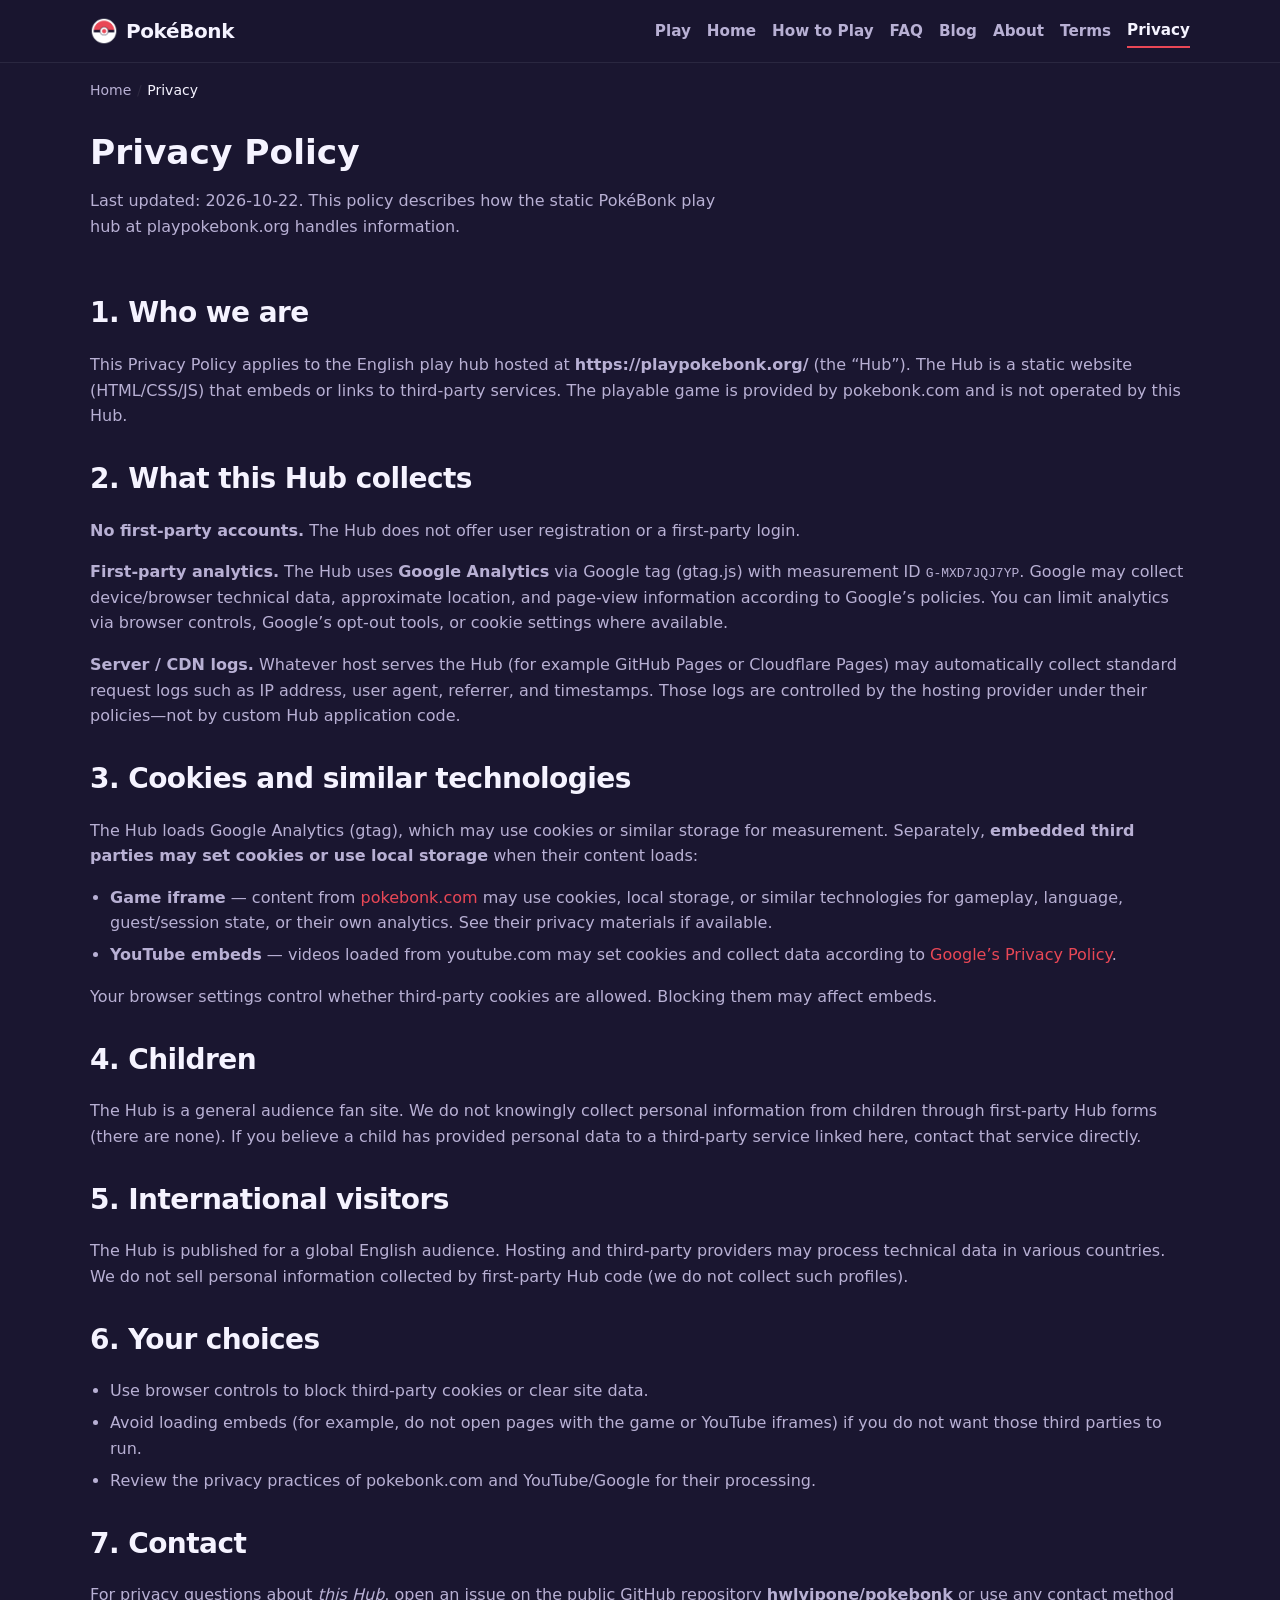
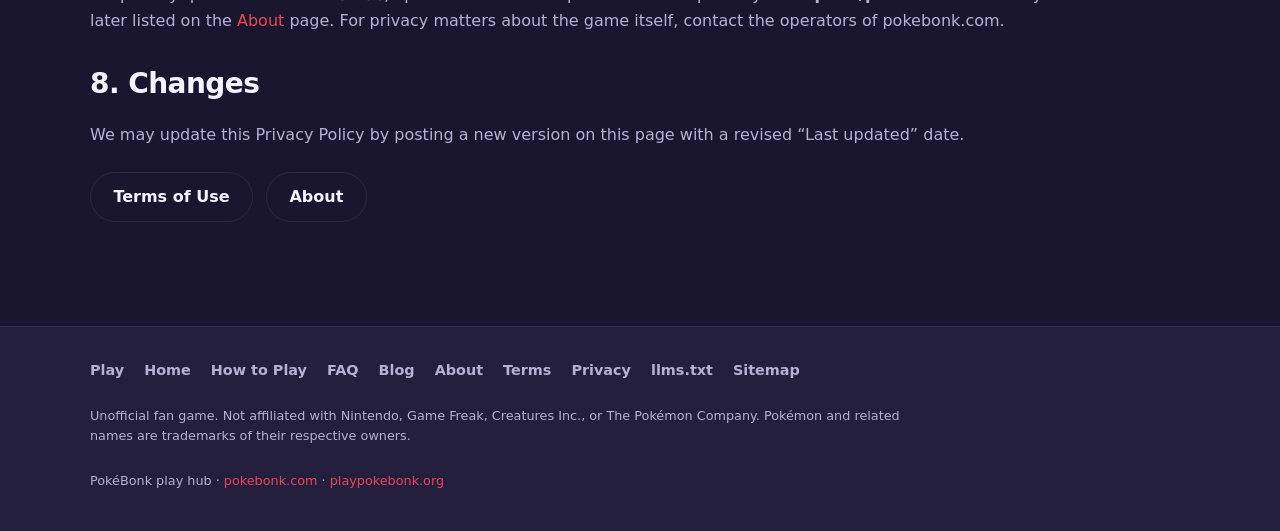
<file: privacy.html>
<!DOCTYPE html>
<html lang="en">
<head>
  <meta charset="UTF-8" />
  <meta name="viewport" content="width=device-width, initial-scale=1.0, viewport-fit=cover" />
  <!-- Google tag (gtag.js) -->
<script async src="https://www.googletagmanager.com/gtag/js?id=G-MXD7JQJ7YP"></script>
<script>
  window.dataLayer = window.dataLayer || [];
  function gtag(){dataLayer.push(arguments);}
  gtag('js', new Date());

  gtag('config', 'G-MXD7JQJ7YP');
</script>
<meta name="theme-color" content="#1a1630" />
  <title>Privacy Policy — PokéBonk Play Hub</title>
  <meta name="description" content="Privacy Policy for playpokebonk.org: Google Analytics (gtag G-MXD7JQJ7YP), hosting logs, and cookies from embedded third parties (game iframe, YouTube)." />
  <meta name="robots" content="index, follow, max-image-preview:large" />
  <link rel="canonical" href="https://playpokebonk.org/privacy.html" data-path="/privacy.html" />
  <meta property="og:type" content="article" />
  <meta property="og:site_name" content="PokéBonk" />
  <meta property="og:title" content="Privacy Policy — PokéBonk" />
  <meta property="og:description" content="Privacy Policy for playpokebonk.org: Google Analytics (gtag G-MXD7JQJ7YP), hosting logs, and cookies from embedded third parties (game iframe, YouTube)." />
  <meta property="og:url" content="https://playpokebonk.org/privacy.html" data-path="/privacy.html" />
  <meta property="og:image" content="https://playpokebonk.org/assets/og-card.jpg" />
  <meta property="og:locale" content="en_US" />
  <meta name="twitter:card" content="summary_large_image" />
  <meta name="twitter:title" content="Privacy Policy — PokéBonk" />
  <meta name="twitter:description" content="Privacy Policy for playpokebonk.org: Google Analytics (gtag G-MXD7JQJ7YP), hosting logs, and cookies from embedded third parties (game iframe, YouTube)." />
  <meta name="twitter:image" content="https://playpokebonk.org/assets/og-card.jpg" />
  <link rel="icon" href="assets/favicon.ico" sizes="any" />
  <link rel="icon" type="image/png" sizes="32x32" href="assets/favicon-32.png" />
  <link rel="apple-touch-icon" href="assets/apple-touch-icon.png" />
  <link rel="stylesheet" href="css/styles.css" />
  <script src="js/site.config.js" defer></script>
  <script src="js/main.js" defer></script>
  <script type="application/ld+json">
  {
    "@context": "https://schema.org",
    "@type": "BreadcrumbList",
    "itemListElement": [
      { "@type": "ListItem", "position": 1, "name": "Home", "item": "https://playpokebonk.org/" },
      { "@type": "ListItem", "position": 2, "name": "Privacy", "item": "https://playpokebonk.org/privacy.html" }
    ]
  }
  </script>
</head>
<body>
  <a class="skip-link" href="#main">Skip to main content</a>
  <header class="site-header">
    <div class="container header-inner">
      <a class="logo" href="index.html"><img class="logo-mark" src="assets/logo-mark.png" width="28" height="28" alt="" /> PokéBonk</a>
      <nav class="nav" aria-label="Primary">
        <a href="index.html#play">Play</a>
        <a href="index.html">Home</a>
        <a href="index.html#how-to-play">How to Play</a>
        <a href="index.html#faq">FAQ</a>
        <a href="blog.html">Blog</a>
        <a href="about.html">About</a>
        <a href="terms.html">Terms</a>
        <a href="privacy.html" aria-current="page">Privacy</a>
      </nav>
    </div>
  </header>

  <main id="main" class="container">
    <nav class="breadcrumb" aria-label="Breadcrumb">
      <ol>
        <li><a href="index.html">Home</a></li>
        <li><span aria-current="page">Privacy</span></li>
      </ol>
    </nav>

    <header class="page-hero">
      <h1>Privacy Policy</h1>
      <p class="lede">Last updated: 2026-10-22. This policy describes how the static PokéBonk play hub at playpokebonk.org handles information.</p>
    </header>

    <section class="section legal-copy" style="padding-top:1rem;border:0">
      <h2>1. Who we are</h2>
      <p>This Privacy Policy applies to the English play hub hosted at <strong>https://playpokebonk.org/</strong> (the “Hub”). The Hub is a static website (HTML/CSS/JS) that embeds or links to third-party services. The playable game is provided by pokebonk.com and is not operated by this Hub.</p>

      <h2>2. What this Hub collects</h2>
      <p><strong>No first-party accounts.</strong> The Hub does not offer user registration or a first-party login.</p>
      <p><strong>First-party analytics.</strong> The Hub uses <strong>Google Analytics</strong> via Google tag (gtag.js) with measurement ID <code>G-MXD7JQJ7YP</code>. Google may collect device/browser technical data, approximate location, and page-view information according to Google’s policies. You can limit analytics via browser controls, Google’s opt-out tools, or cookie settings where available.</p>
      <p><strong>Server / CDN logs.</strong> Whatever host serves the Hub (for example GitHub Pages or Cloudflare Pages) may automatically collect standard request logs such as IP address, user agent, referrer, and timestamps. Those logs are controlled by the hosting provider under their policies—not by custom Hub application code.</p>

      <h2>3. Cookies and similar technologies</h2>
      <p>The Hub loads Google Analytics (gtag), which may use cookies or similar storage for measurement. Separately, <strong>embedded third parties may set cookies or use local storage</strong> when their content loads:</p>
      <ul>
        <li><strong>Game iframe</strong> — content from <a href="https://pokebonk.com/?lang=en" rel="noopener noreferrer" target="_blank">pokebonk.com</a> may use cookies, local storage, or similar technologies for gameplay, language, guest/session state, or their own analytics. See their privacy materials if available.</li>
        <li><strong>YouTube embeds</strong> — videos loaded from youtube.com may set cookies and collect data according to <a href="https://policies.google.com/privacy" rel="noopener noreferrer" target="_blank">Google’s Privacy Policy</a>.</li>
      </ul>
      <p>Your browser settings control whether third-party cookies are allowed. Blocking them may affect embeds.</p>

      <h2>4. Children</h2>
      <p>The Hub is a general audience fan site. We do not knowingly collect personal information from children through first-party Hub forms (there are none). If you believe a child has provided personal data to a third-party service linked here, contact that service directly.</p>

      <h2>5. International visitors</h2>
      <p>The Hub is published for a global English audience. Hosting and third-party providers may process technical data in various countries. We do not sell personal information collected by first-party Hub code (we do not collect such profiles).</p>

      <h2>6. Your choices</h2>
      <ul>
        <li>Use browser controls to block third-party cookies or clear site data.</li>
        <li>Avoid loading embeds (for example, do not open pages with the game or YouTube iframes) if you do not want those third parties to run.</li>
        <li>Review the privacy practices of pokebonk.com and YouTube/Google for their processing.</li>
      </ul>

      <h2>7. Contact</h2>
      <p>For privacy questions about <em>this Hub</em>, open an issue on the public GitHub repository <strong>hwlvipone/pokebonk</strong> or use any contact method later listed on the <a href="about.html">About</a> page. For privacy matters about the game itself, contact the operators of pokebonk.com.</p>

      <h2>8. Changes</h2>
      <p>We may update this Privacy Policy by posting a new version on this page with a revised “Last updated” date.</p>

      <p style="margin-top:1.5rem"><a class="btn btn-ghost" href="terms.html">Terms of Use</a>
      <a class="btn btn-ghost" href="about.html" style="margin-left:0.5rem">About</a></p>
    </section>
  </main>

  <footer class="site-footer">
    <div class="container footer-inner">
      <nav class="footer-nav" aria-label="Footer">
        <a href="index.html#play">Play</a>
        <a href="index.html">Home</a>
        <a href="index.html#how-to-play">How to Play</a>
        <a href="index.html#faq">FAQ</a>
        <a href="blog.html">Blog</a>
        <a href="about.html">About</a>
        <a href="terms.html">Terms</a>
        <a href="privacy.html">Privacy</a>
        <a href="llms.txt">llms.txt</a>
        <a href="sitemap.xml">Sitemap</a>
      </nav>
      <p class="footer-disclaimer">Unofficial fan game. Not affiliated with Nintendo, Game Freak, Creatures Inc., or The Pokémon Company. Pokémon and related names are trademarks of their respective owners.</p>
      <p class="footer-meta">PokéBonk play hub · <a href="https://pokebonk.com/?lang=en" rel="noopener noreferrer">pokebonk.com</a> · <a href="https://playpokebonk.org/">playpokebonk.org</a></p>
    </div>
  </footer>
</body>
</html>
</file>
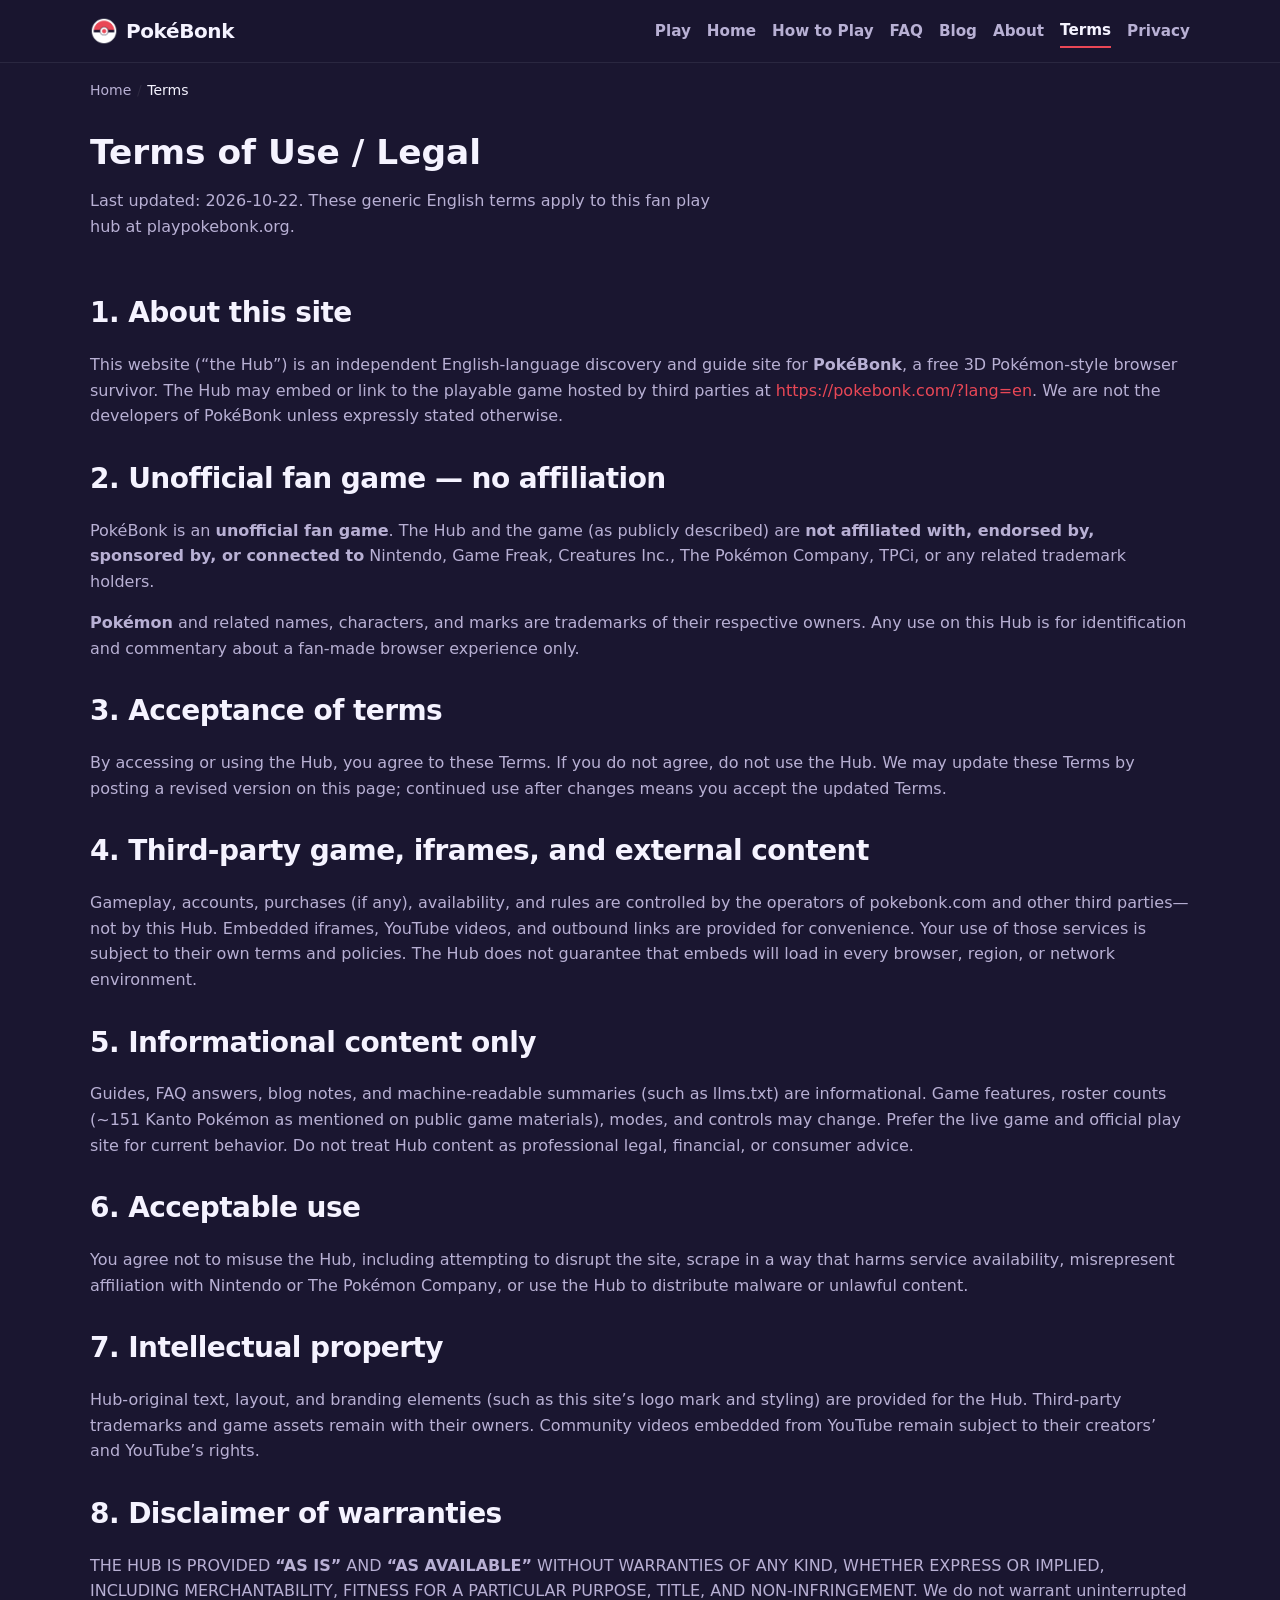
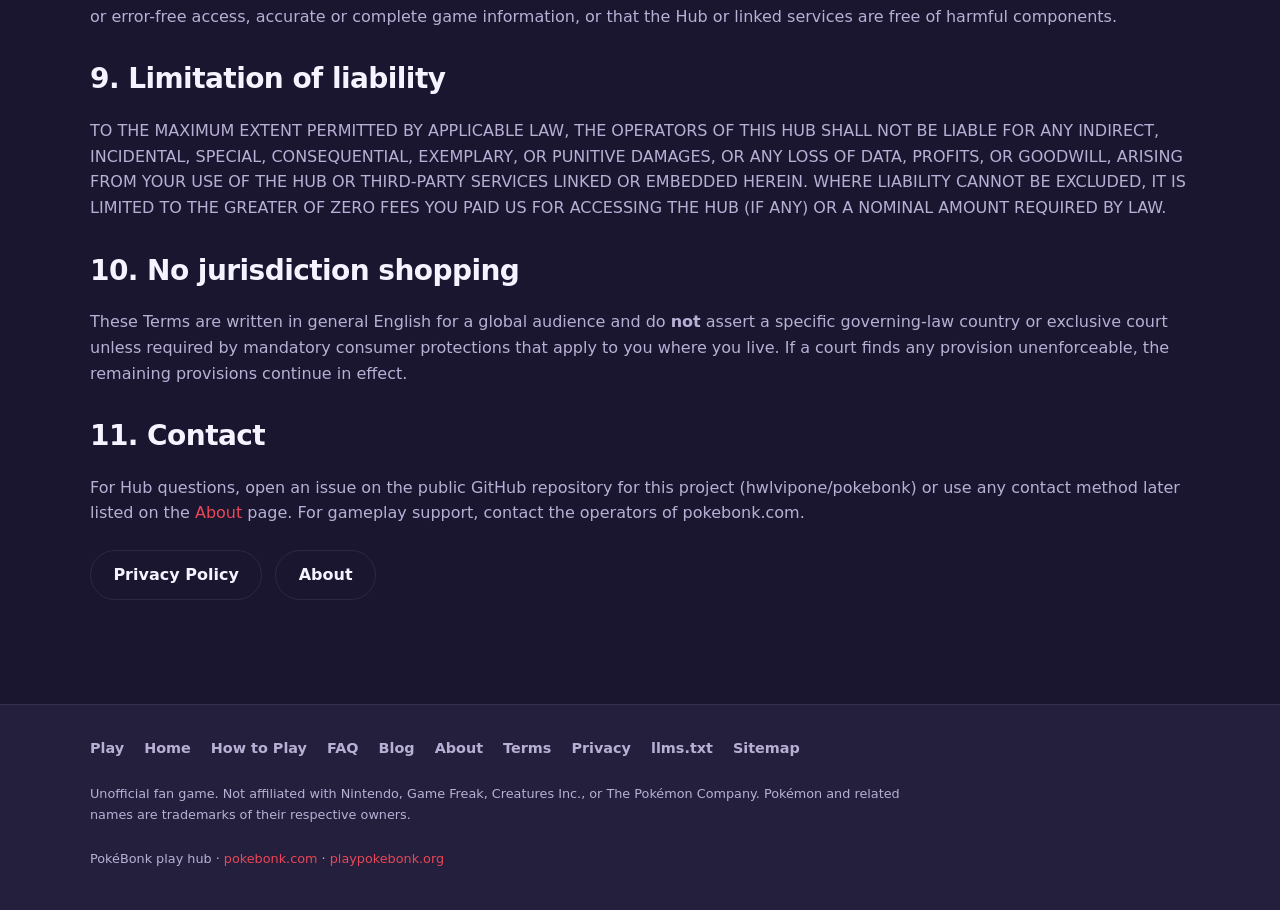
<file: terms.html>
<!DOCTYPE html>
<html lang="en">
<head>
  <meta charset="UTF-8" />
  <meta name="viewport" content="width=device-width, initial-scale=1.0, viewport-fit=cover" />
  <!-- Google tag (gtag.js) -->
<script async src="https://www.googletagmanager.com/gtag/js?id=G-MXD7JQJ7YP"></script>
<script>
  window.dataLayer = window.dataLayer || [];
  function gtag(){dataLayer.push(arguments);}
  gtag('js', new Date());

  gtag('config', 'G-MXD7JQJ7YP');
</script>
<meta name="theme-color" content="#1a1630" />
  <title>Terms of Use — PokéBonk Play Hub</title>
  <meta name="description" content="Terms of Use and legal notices for the PokéBonk English play hub: unofficial fan game, trademark disclaimer, third-party embeds, and as-is liability limits." />
  <meta name="robots" content="index, follow, max-image-preview:large" />
  <link rel="canonical" href="https://playpokebonk.org/terms.html" data-path="/terms.html" />
  <meta property="og:type" content="article" />
  <meta property="og:site_name" content="PokéBonk" />
  <meta property="og:title" content="Terms of Use — PokéBonk" />
  <meta property="og:description" content="Terms of Use and legal notices for the PokéBonk English play hub: unofficial fan game, trademark disclaimer, third-party embeds, and as-is liability limits." />
  <meta property="og:url" content="https://playpokebonk.org/terms.html" data-path="/terms.html" />
  <meta property="og:image" content="https://playpokebonk.org/assets/og-card.jpg" />
  <meta property="og:locale" content="en_US" />
  <meta name="twitter:card" content="summary_large_image" />
  <meta name="twitter:title" content="Terms of Use — PokéBonk" />
  <meta name="twitter:description" content="Terms of Use and legal notices for the PokéBonk English play hub: unofficial fan game, trademark disclaimer, third-party embeds, and as-is liability limits." />
  <meta name="twitter:image" content="https://playpokebonk.org/assets/og-card.jpg" />
  <link rel="icon" href="assets/favicon.ico" sizes="any" />
  <link rel="icon" type="image/png" sizes="32x32" href="assets/favicon-32.png" />
  <link rel="apple-touch-icon" href="assets/apple-touch-icon.png" />
  <link rel="stylesheet" href="css/styles.css" />
  <script src="js/site.config.js" defer></script>
  <script src="js/main.js" defer></script>
  <script type="application/ld+json">
  {
    "@context": "https://schema.org",
    "@type": "BreadcrumbList",
    "itemListElement": [
      { "@type": "ListItem", "position": 1, "name": "Home", "item": "https://playpokebonk.org/" },
      { "@type": "ListItem", "position": 2, "name": "Terms", "item": "https://playpokebonk.org/terms.html" }
    ]
  }
  </script>
</head>
<body>
  <a class="skip-link" href="#main">Skip to main content</a>
  <header class="site-header">
    <div class="container header-inner">
      <a class="logo" href="index.html"><img class="logo-mark" src="assets/logo-mark.png" width="28" height="28" alt="" /> PokéBonk</a>
      <nav class="nav" aria-label="Primary">
        <a href="index.html#play">Play</a>
        <a href="index.html">Home</a>
        <a href="index.html#how-to-play">How to Play</a>
        <a href="index.html#faq">FAQ</a>
        <a href="blog.html">Blog</a>
        <a href="about.html">About</a>
        <a href="terms.html" aria-current="page">Terms</a>
        <a href="privacy.html">Privacy</a>
      </nav>
    </div>
  </header>

  <main id="main" class="container">
    <nav class="breadcrumb" aria-label="Breadcrumb">
      <ol>
        <li><a href="index.html">Home</a></li>
        <li><span aria-current="page">Terms</span></li>
      </ol>
    </nav>

    <header class="page-hero">
      <h1>Terms of Use / Legal</h1>
      <p class="lede">Last updated: 2026-10-22. These generic English terms apply to this fan play hub at playpokebonk.org.</p>
    </header>

    <section class="section legal-copy" style="padding-top:1rem;border:0">
      <h2>1. About this site</h2>
      <p>This website (“the Hub”) is an independent English-language discovery and guide site for <strong>PokéBonk</strong>, a free 3D Pokémon-style browser survivor. The Hub may embed or link to the playable game hosted by third parties at <a href="https://pokebonk.com/?lang=en" rel="noopener noreferrer" target="_blank">https://pokebonk.com/?lang=en</a>. We are not the developers of PokéBonk unless expressly stated otherwise.</p>

      <h2>2. Unofficial fan game — no affiliation</h2>
      <p>PokéBonk is an <strong>unofficial fan game</strong>. The Hub and the game (as publicly described) are <strong>not affiliated with, endorsed by, sponsored by, or connected to</strong> Nintendo, Game Freak, Creatures Inc., The Pokémon Company, TPCi, or any related trademark holders.</p>
      <p><strong>Pokémon</strong> and related names, characters, and marks are trademarks of their respective owners. Any use on this Hub is for identification and commentary about a fan-made browser experience only.</p>

      <h2>3. Acceptance of terms</h2>
      <p>By accessing or using the Hub, you agree to these Terms. If you do not agree, do not use the Hub. We may update these Terms by posting a revised version on this page; continued use after changes means you accept the updated Terms.</p>

      <h2>4. Third-party game, iframes, and external content</h2>
      <p>Gameplay, accounts, purchases (if any), availability, and rules are controlled by the operators of pokebonk.com and other third parties—not by this Hub. Embedded iframes, YouTube videos, and outbound links are provided for convenience. Your use of those services is subject to their own terms and policies. The Hub does not guarantee that embeds will load in every browser, region, or network environment.</p>

      <h2>5. Informational content only</h2>
      <p>Guides, FAQ answers, blog notes, and machine-readable summaries (such as llms.txt) are informational. Game features, roster counts (~151 Kanto Pokémon as mentioned on public game materials), modes, and controls may change. Prefer the live game and official play site for current behavior. Do not treat Hub content as professional legal, financial, or consumer advice.</p>

      <h2>6. Acceptable use</h2>
      <p>You agree not to misuse the Hub, including attempting to disrupt the site, scrape in a way that harms service availability, misrepresent affiliation with Nintendo or The Pokémon Company, or use the Hub to distribute malware or unlawful content.</p>

      <h2>7. Intellectual property</h2>
      <p>Hub-original text, layout, and branding elements (such as this site’s logo mark and styling) are provided for the Hub. Third-party trademarks and game assets remain with their owners. Community videos embedded from YouTube remain subject to their creators’ and YouTube’s rights.</p>

      <h2>8. Disclaimer of warranties</h2>
      <p>THE HUB IS PROVIDED <strong>“AS IS”</strong> AND <strong>“AS AVAILABLE”</strong> WITHOUT WARRANTIES OF ANY KIND, WHETHER EXPRESS OR IMPLIED, INCLUDING MERCHANTABILITY, FITNESS FOR A PARTICULAR PURPOSE, TITLE, AND NON-INFRINGEMENT. We do not warrant uninterrupted or error-free access, accurate or complete game information, or that the Hub or linked services are free of harmful components.</p>

      <h2>9. Limitation of liability</h2>
      <p>TO THE MAXIMUM EXTENT PERMITTED BY APPLICABLE LAW, THE OPERATORS OF THIS HUB SHALL NOT BE LIABLE FOR ANY INDIRECT, INCIDENTAL, SPECIAL, CONSEQUENTIAL, EXEMPLARY, OR PUNITIVE DAMAGES, OR ANY LOSS OF DATA, PROFITS, OR GOODWILL, ARISING FROM YOUR USE OF THE HUB OR THIRD-PARTY SERVICES LINKED OR EMBEDDED HEREIN. WHERE LIABILITY CANNOT BE EXCLUDED, IT IS LIMITED TO THE GREATER OF ZERO FEES YOU PAID US FOR ACCESSING THE HUB (IF ANY) OR A NOMINAL AMOUNT REQUIRED BY LAW.</p>

      <h2>10. No jurisdiction shopping</h2>
      <p>These Terms are written in general English for a global audience and do <strong>not</strong> assert a specific governing-law country or exclusive court unless required by mandatory consumer protections that apply to you where you live. If a court finds any provision unenforceable, the remaining provisions continue in effect.</p>

      <h2>11. Contact</h2>
      <p>For Hub questions, open an issue on the public GitHub repository for this project (hwlvipone/pokebonk) or use any contact method later listed on the <a href="about.html">About</a> page. For gameplay support, contact the operators of pokebonk.com.</p>

      <p style="margin-top:1.5rem"><a class="btn btn-ghost" href="privacy.html">Privacy Policy</a>
      <a class="btn btn-ghost" href="about.html" style="margin-left:0.5rem">About</a></p>
    </section>
  </main>

  <footer class="site-footer">
    <div class="container footer-inner">
      <nav class="footer-nav" aria-label="Footer">
        <a href="index.html#play">Play</a>
        <a href="index.html">Home</a>
        <a href="index.html#how-to-play">How to Play</a>
        <a href="index.html#faq">FAQ</a>
        <a href="blog.html">Blog</a>
        <a href="about.html">About</a>
        <a href="terms.html">Terms</a>
        <a href="privacy.html">Privacy</a>
        <a href="llms.txt">llms.txt</a>
        <a href="sitemap.xml">Sitemap</a>
      </nav>
      <p class="footer-disclaimer">Unofficial fan game. Not affiliated with Nintendo, Game Freak, Creatures Inc., or The Pokémon Company. Pokémon and related names are trademarks of their respective owners.</p>
      <p class="footer-meta">PokéBonk play hub · <a href="https://pokebonk.com/?lang=en" rel="noopener noreferrer">pokebonk.com</a> · <a href="https://playpokebonk.org/">playpokebonk.org</a></p>
    </div>
  </footer>
</body>
</html>
</file>
<file: css/styles.css>
/* PokéBonk SEO wrapper — dark purple game landing */
:root {
  --bg: #1a1630;
  --bg-elevated: #241f3d;
  --bg-card: #2a2448;
  --accent: #e94756;
  --accent-hover: #ff5a68;
  --text: #f5f3ff;
  --text-muted: #b8b0d4;
  --border: rgba(255, 255, 255, 0.08);
  --focus: #ffd166;
  --radius: 12px;
  --max: 1100px;
  --font: system-ui, -apple-system, "Segoe UI", Roboto, Ubuntu, Cantarell, "Noto Sans", sans-serif;
}

*, *::before, *::after { box-sizing: border-box; }

html { scroll-behavior: smooth; }

/* Offset in-page anchors under sticky header */
#how-to-play,
#faq,
#play,
#top,
#gameplay-video {
  scroll-margin-top: 5rem;
}

body {
  margin: 0;
  font-family: var(--font);
  background: var(--bg);
  color: var(--text);
  line-height: 1.6;
  min-height: 100vh;
}

img { max-width: 100%; height: auto; display: block; }

a {
  color: var(--accent);
  text-decoration: none;
}
a:hover { color: var(--accent-hover); text-decoration: underline; }

:focus-visible {
  outline: 3px solid var(--focus);
  outline-offset: 3px;
}

.skip-link {
  position: absolute;
  left: -9999px;
  top: 0;
  background: var(--accent);
  color: #fff;
  padding: 0.75rem 1.25rem;
  z-index: 1000;
  border-radius: 0 0 var(--radius) 0;
  font-weight: 700;
}
.skip-link:focus {
  left: 0;
}

.container {
  width: min(100% - 2rem, var(--max));
  margin-inline: auto;
}

/* Header / nav */
.site-header {
  background: rgba(26, 22, 48, 0.92);
  border-bottom: 1px solid var(--border);
  position: sticky;
  top: 0;
  z-index: 100;
  backdrop-filter: blur(10px);
}

.header-inner {
  display: flex;
  align-items: center;
  justify-content: space-between;
  gap: 1rem;
  padding: 0.85rem 0;
  flex-wrap: wrap;
}

.logo {
  display: inline-flex;
  align-items: center;
  gap: 0.5rem;
  font-weight: 800;
  font-size: 1.25rem;
  color: var(--text);
  text-decoration: none;
  letter-spacing: -0.02em;
}
.logo:hover { color: var(--text); text-decoration: none; }
.logo-mark {
  width: 28px;
  height: 28px;
  border-radius: 50%;
  flex-shrink: 0;
  display: block;
}
.logo-ball {
  width: 28px;
  height: 28px;
  border-radius: 50%;
  background: linear-gradient(180deg, var(--accent) 50%, #fff 50%);
  border: 2px solid #fff;
  box-shadow: 0 0 0 2px var(--accent);
  flex-shrink: 0;
}

.nav {
  display: flex;
  flex-wrap: wrap;
  gap: 0.35rem 1rem;
  align-items: center;
}
.nav a {
  color: var(--text-muted);
  font-weight: 600;
  font-size: 0.95rem;
  text-decoration: none;
  padding: 0.25rem 0;
}
.nav a:hover,
.nav a[aria-current="page"] {
  color: var(--text);
}
.nav a[aria-current="page"] {
  border-bottom: 2px solid var(--accent);
}

.btn {
  display: inline-flex;
  align-items: center;
  justify-content: center;
  gap: 0.4rem;
  padding: 0.7rem 1.4rem;
  border-radius: 28px;
  font-weight: 700;
  font-size: 1rem;
  border: none;
  cursor: pointer;
  text-decoration: none;
  transition: background 0.15s, transform 0.1s;
}
.btn:hover { text-decoration: none; transform: translateY(-1px); }
.btn-primary {
  background: var(--accent);
  color: #fff;
}
.btn-primary:hover {
  background: var(--accent-hover);
  color: #fff;
}
.btn-ghost {
  background: transparent;
  color: var(--text);
  border: 1px solid var(--border);
}
.btn-ghost:hover {
  border-color: var(--accent);
  color: var(--accent);
}

/* Hero */
.hero {
  padding: 2.5rem 0 1.5rem;
  text-align: center;
}
.hero h1 {
  margin: 0 0 0.75rem;
  font-size: clamp(1.75rem, 4vw, 2.5rem);
  letter-spacing: -0.03em;
  line-height: 1.2;
}
.hero .lede {
  margin: 0 auto 1.5rem;
  max-width: 42rem;
  color: var(--text-muted);
  font-size: 1.1rem;
}
.hero-cta {
  display: flex;
  flex-wrap: wrap;
  gap: 0.75rem;
  justify-content: center;
  margin-bottom: 1.5rem;
}
.disclaimer-banner {
  background: var(--bg-elevated);
  border: 1px solid var(--border);
  border-radius: var(--radius);
  padding: 0.75rem 1rem;
  font-size: 0.875rem;
  color: var(--text-muted);
  max-width: 48rem;
  margin: 0 auto 1.5rem;
}

/* Play iframe */
.play-section {
  padding: 0 0 2rem;
}
.play-frame-wrap {
  position: relative;
  width: 100%;
  height: clamp(420px, 78vh, 900px);
  border-radius: var(--radius);
  overflow: hidden;
  border: 1px solid var(--border);
  background: #0d0a1a;
  box-shadow: 0 20px 60px rgba(0, 0, 0, 0.45);
}
.play-frame-wrap iframe {
  position: absolute;
  inset: 0;
  width: 100%;
  height: 100%;
  border: 0;
  background: #1a1630;
}
.play-toolbar {
  display: flex;
  flex-wrap: wrap;
  gap: 0.75rem;
  justify-content: space-between;
  align-items: center;
  margin-top: 0.75rem;
  font-size: 0.9rem;
  color: var(--text-muted);
}

/* Content sections */
.section {
  padding: 2.5rem 0;
}
.section + .section {
  border-top: 1px solid var(--border);
}
.section h2 {
  margin: 0 0 1rem;
  font-size: clamp(1.35rem, 3vw, 1.75rem);
  letter-spacing: -0.02em;
}
.section h3 {
  margin: 1.5rem 0 0.5rem;
  font-size: 1.15rem;
}
.section p,
.section li {
  color: var(--text-muted);
}
.section ul {
  padding-left: 1.25rem;
}
.section li { margin-bottom: 0.4rem; }

.card-grid {
  display: grid;
  grid-template-columns: repeat(auto-fit, minmax(240px, 1fr));
  gap: 1rem;
  margin-top: 1.25rem;
}
.card {
  background: var(--bg-card);
  border: 1px solid var(--border);
  border-radius: var(--radius);
  padding: 1.25rem;
}
.card h3 {
  margin: 0 0 0.5rem;
  color: var(--text);
  font-size: 1.05rem;
}
.card p {
  margin: 0;
  font-size: 0.95rem;
}

/* FAQ */
.faq-list {
  display: flex;
  flex-direction: column;
  gap: 0.75rem;
}
.faq-item {
  background: var(--bg-elevated);
  border: 1px solid var(--border);
  border-radius: var(--radius);
  padding: 1rem 1.25rem;
}
.faq-item h3,
.faq-item h2 {
  margin: 0 0 0.4rem;
  font-size: 1.05rem;
  color: var(--text);
}
.faq-item p {
  margin: 0;
  font-size: 0.95rem;
}

/* Breadcrumb */
.breadcrumb {
  padding: 1rem 0 0;
  font-size: 0.875rem;
  color: var(--text-muted);
}
.breadcrumb ol {
  list-style: none;
  margin: 0;
  padding: 0;
  display: flex;
  flex-wrap: wrap;
  gap: 0.35rem;
}
.breadcrumb li:not(:last-child)::after {
  content: "/";
  margin-left: 0.35rem;
  color: var(--border);
}
.breadcrumb a { color: var(--text-muted); }
.breadcrumb [aria-current="page"] { color: var(--text); }

.page-hero {
  padding: 1.5rem 0 0.5rem;
}
.page-hero h1 {
  margin: 0 0 0.5rem;
  font-size: clamp(1.6rem, 3.5vw, 2.15rem);
}
.page-hero .lede {
  margin: 0;
  color: var(--text-muted);
  max-width: 40rem;
}

/* Footer */
.site-footer {
  margin-top: 3rem;
  border-top: 1px solid var(--border);
  background: var(--bg-elevated);
  padding: 2rem 0 2.5rem;
}
.footer-inner {
  display: grid;
  gap: 1.5rem;
}
.footer-nav {
  display: flex;
  flex-wrap: wrap;
  gap: 0.5rem 1.25rem;
}
.footer-nav a {
  color: var(--text-muted);
  font-weight: 600;
  font-size: 0.9rem;
}
.footer-disclaimer {
  font-size: 0.8rem;
  color: var(--text-muted);
  max-width: 52rem;
  margin: 0;
}
.footer-meta {
  font-size: 0.8rem;
  color: var(--text-muted);
  margin: 0;
}

@media (max-width: 640px) {
  .header-inner { flex-direction: column; align-items: flex-start; }
  .play-frame-wrap { height: clamp(360px, 70vh, 700px); border-radius: 8px; }
}


/* Home media spotlight (YouTube / figure) */
.media-spotlight .media-blurb {
  color: var(--text-muted);
  max-width: 40rem;
  margin: 0 0 1.25rem;
}
.video-frame-wrap {
  position: relative;
  width: 100%;
  aspect-ratio: 16 / 9;
  border-radius: var(--radius);
  overflow: hidden;
  border: 1px solid var(--border);
  background: var(--bg-elevated);
  box-shadow: 0 8px 32px rgba(0, 0, 0, 0.35);
}
.video-frame-wrap iframe {
  position: absolute;
  inset: 0;
  width: 100%;
  height: 100%;
  border: 0;
}
.media-caption {
  margin: 0.85rem 0 0;
  font-size: 0.875rem;
  color: var(--text-muted);
}
.media-spotlight figure {
  margin: 0;
}
.media-spotlight figure img {
  width: 100%;
  border-radius: var(--radius);
  border: 1px solid var(--border);
}


/* Blog */
.blog-card {
  margin-bottom: 1.25rem;
}
.blog-meta {
  margin: 0;
  font-size: 0.85rem;
  color: var(--text-muted);
}

/* Legal pages */
.legal-copy h2 {
  margin-top: 1.75rem;
}
</file>
